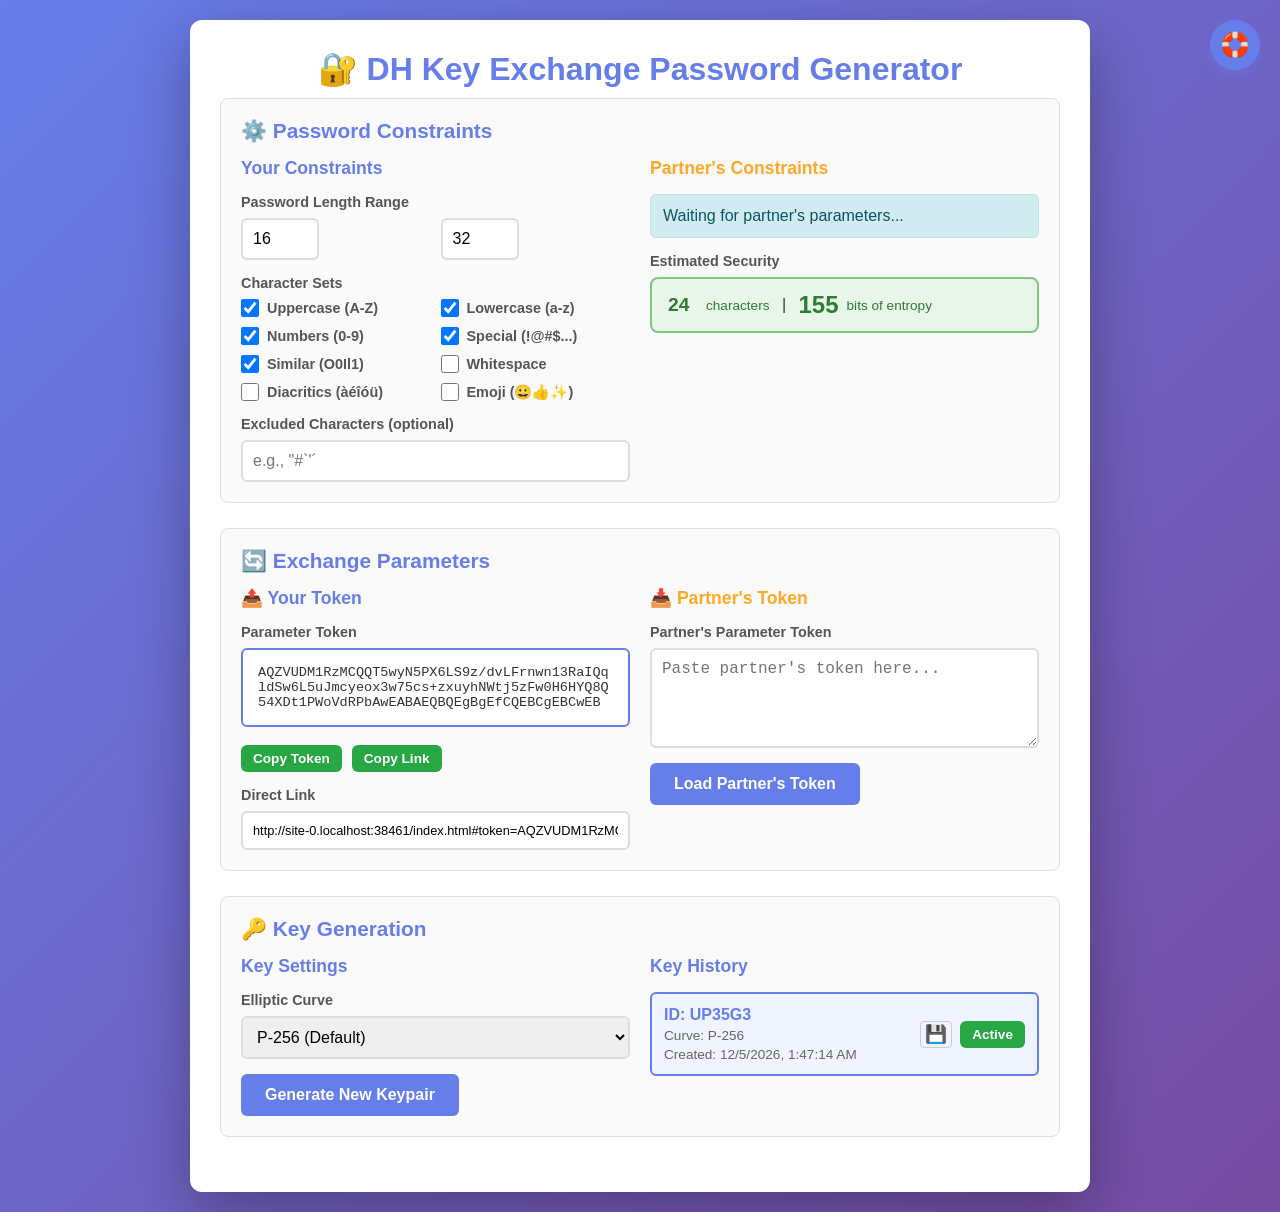
<file: index.html>
<!DOCTYPE html>
<html lang="en">
<head>
    <meta charset="UTF-8">
    <meta name="viewport" content="width=device-width, initial-scale=1.0">
    <title>DH Key Exchange - Secure Password Generator</title>
    <link rel="stylesheet" href="styles.css">
</head>
<body>
    <!-- Help Button -->
    <button class="help-button" onclick="openHelpModal()" title="Help">🛟</button>

    <!-- Help Modal -->
    <div id="helpModal" class="modal-overlay" onclick="closeHelpModalOnOverlay(event)">
        <div class="modal-content">
            <div class="modal-header">
                <h2>🛟 Help & Information</h2>
                <button class="modal-close" onclick="closeHelpModal()">&times;</button>
            </div>
            <div class="modal-body">
                <h3>📋 Workflow</h3>
                <ol>
                    <li><strong><span title="User A">👨🏽</span></strong> opens this page and configures password constraints (length, character types, excluded characters)</li>
                    <li><strong><span title="User A">👨🏽</span></strong> generates an EC keypair and shares their token with <strong><span title="User B">👩🏻</span></strong> (via any channel: email, chat, etc.)</li>
                    <li><strong><span title="User B">👩🏻</span></strong> opens this page, pastes <strong><span title="User A">👨🏽</span></strong>'s token, which automatically imports the constraints</li>
                    <li><strong><span title="User B">👩🏻</span></strong> generates their own keypair and shares their token back to <strong><span title="User A">👨🏽</span></strong></li>
                    <li><strong><span title="Both users">👨🏽👩🏻</span></strong> now have matching shared passwords and verification tokens</li>
                    <li><strong>Verify out-of-band</strong>: <span title="Both users">👨🏽👩🏻</span> compare the 6-character verification token (phone call, video chat, etc.)</li>
                    <li><strong>Use the password</strong>: Once verified, both users can use the shared password with confidence</li>
                </ol>

                <h3>🔒 Security Principles</h3>
                <p>This tool uses <strong>Elliptic Curve Diffie-Hellman (ECDH)</strong> key exchange:</p>
                <ul>
                    <li><strong>Public Key Cryptography</strong>: Each user generates a keypair (private + public key). Only public keys are exchanged</li>
                    <li><strong>Shared Secret Derivation</strong>: Using ECDH, both parties independently compute the same shared secret without ever transmitting it</li>
                    <li><strong>Password Generation</strong>: The shared secret is deterministically converted to a password using the agreed constraints</li>
                    <li><strong>Verification Token</strong>: A 24-bit token (XOR of public keys) provides out-of-band verification to prevent MITM attacks</li>
                    <li><strong>Web Crypto API</strong>: All cryptography uses browser-native, audited implementations (P-256, P-384, or P-521 curves)</li>
                </ul>

                <h3>🏠 Privacy & Security</h3>
                <ul>
                    <li>✅ <strong>100% Client-Side</strong>: All cryptographic operations happen in your browser</li>
                    <li>✅ <strong>No Server Communication</strong>: Zero network requests after loading</li>
                    <li>✅ <strong>No Tracking</strong>: No cookies, no analytics, no telemetry</li>
                    <li>✅ <strong>Optional Persistent Storage</strong>: Save keypairs to localStorage with optional AES-GCM encryption</li>
                    <li>✅ <strong>Open Source</strong>: Single HTML file - view source to audit the code</li>
                </ul>
                <p><em>You control token distribution. This tool only provides the cryptographic mechanism to generate matching passwords.</em></p>

                <h3>💡 Tips</h3>
                <ul>
                    <li><strong>Always verify</strong> the 6-character token out-of-band (phone, video) before using the password</li>
                    <li><strong>Tokens are safe to share</strong> via any medium (email, chat, SMS) - they contain only public information</li>
                    <li><strong>Save keypairs</strong> using the 💾 icon to persist them across sessions with optional password protection</li>
                    <li><strong>Use reasonable lengths</strong>: 12-20 characters is typically secure and usable</li>
                    <li><strong>Multiple keypairs</strong> can be maintained for different exchanges or security zones</li>
                </ul>
            </div>
        </div>
    </div>

    <div class="container">
        <h1>🔐 DH Key Exchange Password Generator</h1>

        <!-- Welcome Banner (shown when partner token detected in URL) -->
        <div id="welcomeWrapper" class="hidden">
            <div id="welcomeBanner" class="welcome-banner">
                <div class="welcome-banner-icon">👋</div>
                <div class="welcome-banner-text">
                    <p><strong>It looks like someone sent you here!</strong> A partner token was detected. It has been pre-filled into the "Partner's Token" field below. Remember to send "Your Token" token to this partner, after modifying the password parameters. <a href="#" onclick="openHelpModal(); return false;">Need help?</a></p>
                </div>
                <button class="welcome-banner-close" onclick="closeWelcomeBanner()">&times;</button>
            </div>
        </div>

        <!-- Section 0: Results (at top) -->
        <div id="resultsSection" class="hidden">
            <div class="result-box">
                <h3>✨ Shared Password Generated</h3>
                <div style="display: grid; grid-template-columns: 2fr 1fr; gap: 15px;">
                    <div class="result-item">
                        <label>Shared Password</label>
                        <div class="result-value">
                            <span id="sharedPassword"></span>
                            <button class="copy-button" id="copyPassword">Copy</button>
                        </div>
                    </div>

                    <div class="result-item">
                        <label>Verification Token</label>
                        <div class="result-value verification-token">
                            <span id="verificationToken"></span>
                            <button class="copy-button" id="copyVerification">Copy</button>
                        </div>
                    </div>
                </div>

                <div class="alert alert-warning" style="margin-top: 15px;">
                    ⚠️ Compare the verification token with your partner to ensure you both derived the same password. The tokens should match exactly.
                </div>
            </div>
        </div>

        <!-- Section 1: Password Constraints -->
        <div class="section">
            <h2>⚙️ Password Constraints</h2>
            <div style="display: grid; grid-template-columns: 1fr 1fr; gap: 20px;">
                <!-- Your Constraints -->
                <div>
                    <h3 style="color: #667eea; margin-bottom: 15px; font-size: 1.1em;">Your Constraints</h3>
                    <div class="section-content">
                        <div class="form-group">
                            <label>Password Length Range</label>
                            <div class="range-inputs">
                                <div>
                                    <input type="number" id="minLength" min="4" max="128" placeholder="Min">
                                </div>
                                <div>
                                    <input type="number" id="maxLength" min="4" max="128" placeholder="Max">
                                </div>
                            </div>
                        </div>

                        <div class="form-group">
                            <label>Character Sets</label>
                            <div class="checkbox-group">
                                <div class="checkbox-item">
                                    <input type="checkbox" id="charUppercase">
                                    <label for="charUppercase">Uppercase (A-Z)</label>
                                </div>
                                <div class="checkbox-item">
                                    <input type="checkbox" id="charLowercase">
                                    <label for="charLowercase">Lowercase (a-z)</label>
                                </div>
                                <div class="checkbox-item">
                                    <input type="checkbox" id="charNumbers">
                                    <label for="charNumbers">Numbers (0-9)</label>
                                </div>
                                <div class="checkbox-item">
                                    <input type="checkbox" id="charSpecial">
                                    <label for="charSpecial">Special (!@#$...)</label>
                                </div>
                                <div class="checkbox-item">
                                    <input type="checkbox" id="charSimilar">
                                    <label for="charSimilar">Similar (O0Il1)</label>
                                </div>
                                <div class="checkbox-item">
                                    <input type="checkbox" id="charWhitespace">
                                    <label for="charWhitespace">Whitespace</label>
                                </div>
                                <div class="checkbox-item">
                                    <input type="checkbox" id="charDiacritics">
                                    <label for="charDiacritics">Diacritics (àéîóü)</label>
                                </div>
                                <div class="checkbox-item">
                                    <input type="checkbox" id="charEmoji">
                                    <label for="charEmoji">Emoji (😀👍✨)</label>
                                </div>
                            </div>
                        </div>

                        <div class="form-group">
                            <label>Excluded Characters (optional)</label>
                            <input type="text" id="excludedChars" placeholder="e.g., &quot;#&grave;'&acute;">
                        </div>

                    </div>
                </div>

                <!-- Partner Constraints -->
                <div id="partnerConstraintsPanel">
                    <h3 style="color: #ffa726; margin-bottom: 15px; font-size: 1.1em;">Partner's Constraints</h3>
                    <div class="section-content">
                        <div id="partnerConstraintsContent" class="alert alert-info">
                            Waiting for partner's parameters...
                        </div>
                    </div>
                    <div class="form-group">
                        <label>Estimated Security</label>
                        <div id="bitSecurityEstimate" class="security-indicator">
                            <span class="length-value">—</span>
                            <span class="length-label">characters</span>
                             &nbsp;|&nbsp;
                            <span class="security-value">—</span>
                            <span class="security-label">bits of entropy</span>
                        </div>
                    </div>
                </div>
            </div>
        </div>

        <!-- Section 3: Exchange Parameters -->
        <div class="section">
            <h2>🔄 Exchange Parameters</h2>
            <div style="display: grid; grid-template-columns: 1fr 1fr; gap: 20px;">
                <!-- Share Your Parameters -->
                <div id="shareSection" class="hidden">
                    <h3 style="color: #667eea; margin-bottom: 15px; font-size: 1.1em;">📤 Your Token</h3>
                    <div class="section-content">
                        <div class="form-group">
                            <label>Parameter Token</label>
                            <div class="token-display" id="myToken"></div>
                            <div class="button-group" style="margin-top: 10px;">
                                <button class="copy-button" id="copyToken">Copy Token</button>
                                <button class="copy-button" id="copyLink">Copy Link</button>
                            </div>
                        </div>

                        <div class="form-group">
                            <label>Direct Link</label>
                            <input type="text" id="shareLink" readonly style="font-size: 0.8em;">
                        </div>
                    </div>
                </div>

                <!-- Load Partner's Parameters -->
                <div>
                    <h3 style="color: #ffa726; margin-bottom: 15px; font-size: 1.1em;">📥 Partner's Token</h3>
                    <div class="section-content">
                        <div class="form-group">
                            <label>Partner's Parameter Token</label>
                            <textarea id="partnerToken" placeholder="Paste partner's token here..."></textarea>
                        </div>

                        <div class="button-group">
                            <button id="loadPartnerToken">Load Partner's Token</button>
                        </div>
                    </div>
                </div>
            </div>
        </div>

        <!-- Section 4: Key Generation (at bottom) -->
        <div class="section">
            <h2>🔑 Key Generation</h2>
            <div style="display: grid; grid-template-columns: 1fr 1fr; gap: 20px;">
                <!-- Key Settings -->
                <div>
                    <h3 style="color: #667eea; margin-bottom: 15px; font-size: 1.1em;">Key Settings</h3>
                    <div class="section-content">
                        <div class="form-group">
                            <label>Elliptic Curve</label>
                            <select id="ecCurve">
                                <option value="P-256" selected>P-256 (Default)</option>
                                <option value="P-384">P-384</option>
                                <option value="P-521">P-521</option>
                            </select>
                        </div>

                        <div class="button-group">
                            <button id="generateKeypair">Generate New Keypair</button>
                        </div>
                    </div>
                </div>

                <!-- Key History -->
                <div>
                    <h3 style="color: #667eea; margin-bottom: 15px; font-size: 1.1em;">Key History</h3>
                    <div class="section-content">
                        <div id="keypairListContainer" class="hidden">
                            <div id="keypairList" class="keypair-list"></div>
                        </div>
                        <div id="noKeypairsMessage" class="alert alert-info">
                            No keypairs generated yet. Select a curve to auto-generate one.
                        </div>
                    </div>
                </div>
            </div>
        </div>
    </div>

    <script src="crypto.js"></script>
    <script src="password.js"></script>
    <script src="storage.js"></script>
    <script src="token.js"></script>
    <script src="app.js"></script>

    <!-- Confirmation Modal -->
    <div id="confirmOverlay" class="confirm-overlay">
        <div class="confirm-dialog">
            <div class="confirm-header">
                <h3 id="confirmTitle">Confirm Action</h3>
            </div>
            <div class="confirm-body">
                <p id="confirmMessage"></p>
            </div>
            <div class="confirm-footer">
                <button class="confirm-cancel" onclick="closeConfirm(false)">Cancel</button>
                <button class="confirm-confirm" onclick="closeConfirm(true)">Confirm</button>
            </div>
        </div>
    </div>

    <!-- Toast Container -->
    <div id="toastContainer" class="toast-container"></div>
</body>
</html>
</file>
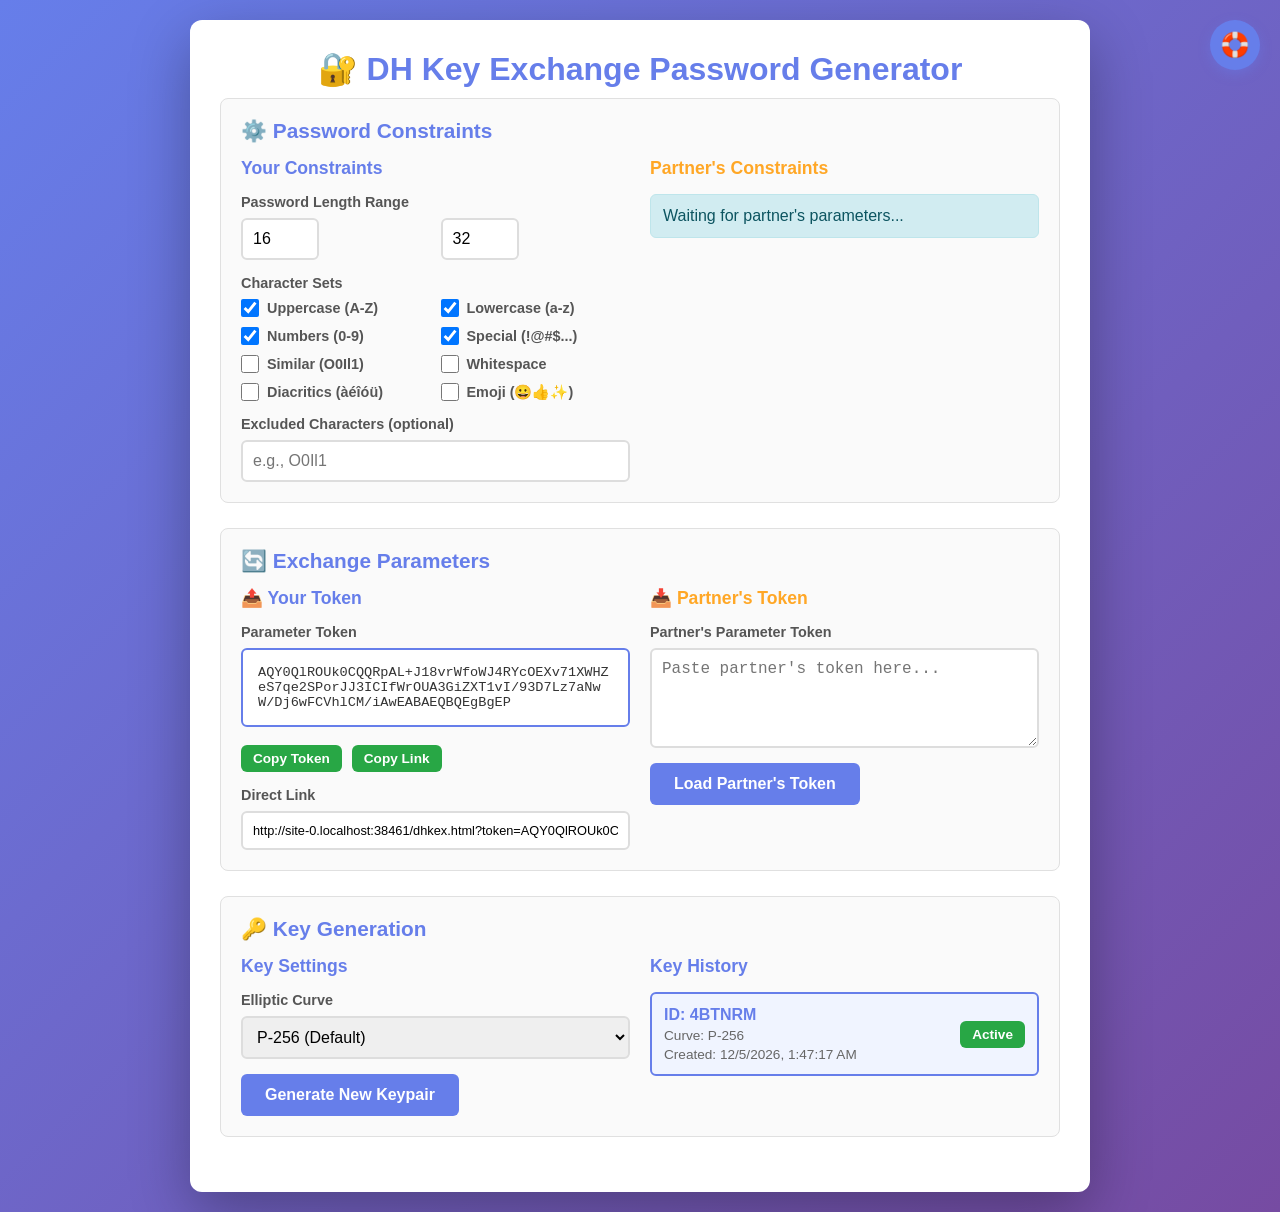
<file: dhkex.html>
<!DOCTYPE html>
<html lang="en">
<head>
    <meta charset="UTF-8">
    <meta name="viewport" content="width=device-width, initial-scale=1.0">
    <title>DH Key Exchange - Secure Password Generator</title>
    <style>
        * {
            margin: 0;
            padding: 0;
            box-sizing: border-box;
        }

        body {
            font-family: 'Segoe UI', Tahoma, Geneva, Verdana, sans-serif;
            background: linear-gradient(135deg, #667eea 0%, #764ba2 100%);
            min-height: 100vh;
            padding: 20px;
            color: #333;
        }

        .container {
            max-width: 900px;
            margin: 0 auto;
            background: white;
            border-radius: 12px;
            box-shadow: 0 20px 60px rgba(0, 0, 0, 0.3);
            padding: 30px;
        }

        h1 {
            color: #667eea;
            text-align: center;
            margin-bottom: 10px;
            font-size: 2em;
        }

        .subtitle {
            text-align: center;
            color: #666;
            margin-bottom: 30px;
            font-size: 0.9em;
        }

        .section {
            margin-bottom: 25px;
            padding: 20px;
            border: 1px solid #e0e0e0;
            border-radius: 8px;
            background: #fafafa;
        }

        .section h2 {
            color: #667eea;
            margin-bottom: 15px;
            font-size: 1.3em;
            display: flex;
            align-items: center;
            gap: 10px;
        }

        .section-content {
            display: grid;
            gap: 15px;
        }

        .form-group {
            display: grid;
            gap: 8px;
        }

        label {
            font-weight: 600;
            color: #555;
            font-size: 0.9em;
        }

        input[type="number"],
        input[type="text"],
        select,
        textarea {
            padding: 10px;
            border: 2px solid #ddd;
            border-radius: 6px;
            font-size: 1em;
            transition: border-color 0.3s;
        }

        input[type="number"]:focus,
        input[type="text"]:focus,
        select:focus,
        textarea:focus {
            outline: none;
            border-color: #667eea;
        }

        .checkbox-group {
            display: grid;
            grid-template-columns: repeat(auto-fit, minmax(150px, 1fr));
            gap: 10px;
        }

        .checkbox-item {
            display: flex;
            align-items: center;
            gap: 8px;
        }

        input[type="checkbox"] {
            width: 18px;
            height: 18px;
            cursor: pointer;
        }

        .range-inputs {
            display: grid;
            grid-template-columns: 1fr 1fr;
            gap: 10px;
        }

        button {
            padding: 12px 24px;
            background: #667eea;
            color: white;
            border: none;
            border-radius: 6px;
            font-size: 1em;
            font-weight: 600;
            cursor: pointer;
            transition: all 0.3s;
        }

        button:hover {
            background: #5568d3;
            transform: translateY(-2px);
            box-shadow: 0 4px 12px rgba(102, 126, 234, 0.4);
        }

        button:active {
            transform: translateY(0);
        }

        button:disabled {
            background: #ccc;
            cursor: not-allowed;
            transform: none;
        }

        .button-group {
            display: flex;
            gap: 10px;
            flex-wrap: wrap;
        }

        .keypair-list {
            display: grid;
            gap: 10px;
        }

        .keypair-item {
            padding: 12px;
            background: white;
            border: 2px solid #e0e0e0;
            border-radius: 6px;
            display: flex;
            justify-content: space-between;
            align-items: center;
        }

        .keypair-item.active {
            border-color: #667eea;
            background: #f0f4ff;
        }

        .keypair-info {
            display: flex;
            flex-direction: column;
            gap: 4px;
        }

        .keypair-id {
            font-weight: bold;
            color: #667eea;
        }

        .keypair-curve {
            font-size: 0.85em;
            color: #666;
        }

        .token-display {
            padding: 15px;
            background: white;
            border: 2px solid #667eea;
            border-radius: 6px;
            word-break: break-all;
            font-family: 'Courier New', monospace;
            font-size: 0.85em;
            max-height: 150px;
            overflow-y: auto;
            position: relative;
        }

        .copy-button {
            padding: 6px 12px;
            font-size: 0.85em;
            background: #28a745;
        }

        .copy-button:hover {
            background: #218838;
        }

        .result-box {
            padding: 20px;
            background: #e8f5e9;
            border: 2px solid #4caf50;
            border-radius: 8px;
            margin-top: 20px;
            margin-bottom: 20px;
        }

        .result-box h3 {
            color: #2e7d32;
            margin-bottom: 15px;
        }

        .result-item {
            margin-bottom: 0;
        }

        .result-item label {
            display: block;
            margin-bottom: 5px;
            color: #2e7d32;
        }

        .result-value {
            padding: 12px;
            background: white;
            border-radius: 6px;
            font-family: 'Courier New', monospace;
            font-size: 1.1em;
            font-weight: bold;
            word-break: break-all;
            display: flex;
            justify-content: space-between;
            align-items: center;
            gap: 10px;
        }

        .verification-token {
            font-size: 1.5em;
            color: #667eea;
            text-align: center;
        }

        .alert {
            padding: 12px;
            border-radius: 6px;
            margin-bottom: 15px;
        }

        .alert-info {
            background: #d1ecf1;
            border: 1px solid #bee5eb;
            color: #0c5460;
        }

        .alert-success {
            background: #d4edda;
            border: 1px solid #c3e6cb;
            color: #155724;
        }

        .alert-warning {
            background: #fff3cd;
            border: 1px solid #ffeaa7;
            color: #856404;
        }

        .hidden {
            display: none;
        }

        textarea {
            min-height: 100px;
            font-family: 'Courier New', monospace;
            resize: vertical;
        }

        .link-display {
            display: flex;
            gap: 10px;
            margin-top: 10px;
        }

        .link-display input {
            flex: 1;
        }

        .help-button {
            position: fixed;
            top: 20px;
            right: 20px;
            width: 50px;
            height: 50px;
            border-radius: 50%;
            background: #667eea;
            color: white;
            border: none;
            font-size: 1.5em;
            cursor: pointer;
            box-shadow: 0 4px 12px rgba(102, 126, 234, 0.4);
            transition: all 0.3s ease;
            z-index: 1000;
            display: flex;
            align-items: center;
            justify-content: center;
        }

        .help-button:hover {
            transform: scale(1.1);
            box-shadow: 0 6px 20px rgba(102, 126, 234, 0.6);
        }

        .modal-overlay {
            display: none;
            position: fixed;
            top: 0;
            left: 0;
            right: 0;
            bottom: 0;
            background: rgba(0, 0, 0, 0.6);
            z-index: 2000;
            align-items: center;
            justify-content: center;
            padding: 20px;
            overflow-y: auto;
        }

        .modal-overlay.active {
            display: flex;
        }

        .modal-content {
            background: white;
            border-radius: 12px;
            max-width: 700px;
            width: 100%;
            max-height: 90vh;
            box-shadow: 0 20px 60px rgba(0, 0, 0, 0.4);
            position: relative;
            display: flex;
            flex-direction: column;
        }

        .modal-header {
            background: linear-gradient(135deg, #667eea 0%, #764ba2 100%);
            color: white;
            padding: 20px 30px;
            border-radius: 12px 12px 0 0;
            display: flex;
            justify-content: space-between;
            align-items: center;
            flex-shrink: 0;
        }

        .modal-header h2 {
            margin: 0;
            font-size: 1.5em;
        }

        .modal-close {
            background: rgba(255, 255, 255, 0.2);
            border: none;
            color: white;
            font-size: 1.5em;
            cursor: pointer;
            width: 35px;
            height: 35px;
            border-radius: 50%;
            display: flex;
            align-items: center;
            justify-content: center;
            transition: background 0.2s;
        }

        .modal-close:hover {
            background: rgba(255, 255, 255, 0.3);
        }

        .modal-body {
            padding: 30px;
            overflow-y: auto;
            flex: 1;
            min-height: 0;
        }

        .modal-body h3 {
            color: #667eea;
            margin-top: 25px;
            margin-bottom: 12px;
            font-size: 1.2em;
        }

        .modal-body h3:first-child {
            margin-top: 0;
        }

        .modal-body p {
            line-height: 1.6;
            color: #555;
            margin-bottom: 15px;
        }

        .modal-body ol, .modal-body ul {
            margin-left: 20px;
            margin-bottom: 15px;
            color: #555;
        }

        .modal-body li {
            margin-bottom: 8px;
            line-height: 1.5;
        }

        .modal-body strong {
            color: #333;
        }

        .welcome-banner {
            background: linear-gradient(135deg, #667eea15, #764ba215);
            border: 2px solid #667eea;
            border-radius: 8px;
            padding: 15px 20px;
            margin-bottom: 20px;
            display: flex;
            align-items: center;
            gap: 15px;
        }

        .welcome-banner-icon {
            font-size: 2em;
        }

        .welcome-banner-text {
            flex: 1;
        }

        .welcome-banner-text p {
            margin: 0;
            color: #333;
        }

        .welcome-banner-close {
            background: none;
            border: none;
            color: #667eea;
            cursor: pointer;
            font-size: 1.5em;
            padding: 0;
            width: 30px;
            height: 30px;
            border-radius: 50%;
            display: flex;
            align-items: center;
            justify-content: center;
            transition: background 0.2s;
        }

        .welcome-banner-close:hover {
            background: rgba(102, 126, 234, 0.1);
        }

        @media (max-width: 768px) {
            .range-inputs {
                grid-template-columns: 1fr;
            }
            
            .section > div[style*="grid-template-columns"] {
                grid-template-columns: 1fr !important;
            }

            .help-button {
                top: 10px;
                right: 10px;
                width: 45px;
                height: 45px;
                font-size: 1.3em;
            }

            .modal-body {
                padding: 20px;
            }
        }
    </style>
</head>
<body>
    <!-- Help Button -->
    <button class="help-button" onclick="openHelpModal()" title="Help">🛟</button>

    <!-- Help Modal -->
    <div id="helpModal" class="modal-overlay" onclick="closeHelpModalOnOverlay(event)">
        <div class="modal-content">
            <div class="modal-header">
                <h2>🛟 Help & Information</h2>
                <button class="modal-close" onclick="closeHelpModal()">&times;</button>
            </div>
            <div class="modal-body">
                <h3>📋 Workflow</h3>
                <ol>
                    <li><strong><span title="User A">👨🏽</span></strong> opens this page and configures password constraints (length, character types, excluded characters)</li>
                    <li><strong><span title="User A">👨🏽</span></strong> generates an EC keypair and shares their token with <strong><span title="User B">👩🏻</span></strong> (via any channel: email, chat, etc.)</li>
                    <li><strong><span title="User B">👩🏻</span></strong> opens this page, pastes <strong><span title="User A">👨🏽</span></strong>'s token, which automatically imports the constraints</li>
                    <li><strong><span title="User B">👩🏻</span></strong> generates their own keypair and shares their token back to <strong><span title="User A">👨🏽</span></strong></li>
                    <li><strong><span title="Both users">👨🏽👩🏻</span></strong> now have matching shared passwords and verification tokens</li>
                    <li><strong>Verify out-of-band</strong>: <span title="Both users">👨🏽👩🏻</span> compare the 6-character verification token (phone call, video chat, etc.)</li>
                    <li><strong>Use the password</strong>: Once verified, both users can use the shared password with confidence</li>
                </ol>

                <h3>🔒 Security Principles</h3>
                <p>This tool uses <strong>Elliptic Curve Diffie-Hellman (ECDH)</strong> key exchange:</p>
                <ul>
                    <li><strong>Public Key Cryptography</strong>: Each user generates a keypair (private + public key). Only public keys are exchanged</li>
                    <li><strong>Shared Secret Derivation</strong>: Using ECDH, both parties independently compute the same shared secret without ever transmitting it</li>
                    <li><strong>Password Generation</strong>: The shared secret is deterministically converted to a password using the agreed constraints</li>
                    <li><strong>Verification Token</strong>: A 24-bit token (XOR of public keys) provides out-of-band verification to prevent MITM attacks</li>
                    <li><strong>Web Crypto API</strong>: All cryptography uses browser-native, audited implementations (P-256, P-384, or P-521 curves)</li>
                </ul>

                <h3>🏠 Privacy & Local Operation</h3>
                <p><strong>Your data never leaves your device:</strong></p>
                <ul>
                    <li>✅ <strong>100% Client-Side</strong>: All cryptographic operations happen in your browser using JavaScript</li>
                    <li>✅ <strong>No Server Communication</strong>: This page makes zero network requests after loading</li>
                    <li>✅ <strong>No Tracking or Analytics</strong>: No cookies, no tracking pixels, no telemetry of any kind</li>
                    <li>✅ <strong>Session Storage Only</strong>: Keypairs are stored in your browser's session storage (cleared when tab closes)</li>
                    <li>✅ <strong>Open Source</strong>: Single HTML file - view source to audit the complete code</li>
                </ul>
                <p><em>You control token distribution. This tool only provides the cryptographic mechanism to generate matching passwords.</em></p>

                <h3>💡 Tips</h3>
                <ul>
                    <li>Always verify the verification token out-of-band (phone, video) before using the password</li>
                    <li>Tokens can be shared via any medium (email, chat, SMS) - they contain only public information</li>
                    <li>Use reasonable password lengths: 12-20 characters is typically secure and usable</li>
                    <li>The tool auto-selects or generates keypairs as needed for convenience</li>
                    <li>Multiple keypairs can be maintained in the same session for different exchanges</li>
                </ul>
            </div>
        </div>
    </div>

    <div class="container">
        <h1>🔐 DH Key Exchange Password Generator</h1>

        <!-- Welcome Banner (shown when partner token detected in URL) -->
        <div id="welcomeWrapper" class="hidden">
            <div id="welcomeBanner" class="welcome-banner">
                <div class="welcome-banner-icon">👋</div>
                <div class="welcome-banner-text">
                    <p><strong>It looks like someone sent you here!</strong> A partner token was detected. It has been pre-filled into the "Partner's Token" field below. Remember to send "Your Token" token to this partner, after modifying the password parameters. <a href="#" onclick="openHelpModal(); return false;">Need help?</a></p>
                </div>
                <button class="welcome-banner-close" onclick="closeWelcomeBanner()">&times;</button>
            </div>
        </div>

        <!-- Section 0: Results (at top) -->
        <div id="resultsSection" class="hidden">
            <div class="result-box">
                <h3>✨ Shared Password Generated</h3>
                <div style="display: grid; grid-template-columns: 2fr 1fr; gap: 15px;">
                    <div class="result-item">
                        <label>Shared Password</label>
                        <div class="result-value">
                            <span id="sharedPassword"></span>
                            <button class="copy-button" id="copyPassword">Copy</button>
                        </div>
                    </div>

                    <div class="result-item">
                        <label>Verification Token</label>
                        <div class="result-value verification-token">
                            <span id="verificationToken"></span>
                            <button class="copy-button" id="copyVerification">Copy</button>
                        </div>
                    </div>
                </div>

                <div class="alert alert-warning" style="margin-top: 15px;">
                    ⚠️ Compare the verification token with your partner to ensure you both derived the same password. The tokens should match exactly.
                </div>
            </div>
        </div>

        <!-- Section 1: Password Constraints -->
        <div class="section">
            <h2>⚙️ Password Constraints</h2>
            <div style="display: grid; grid-template-columns: 1fr 1fr; gap: 20px;">
                <!-- Your Constraints -->
                <div>
                    <h3 style="color: #667eea; margin-bottom: 15px; font-size: 1.1em;">Your Constraints</h3>
                    <div class="section-content">
                        <div class="form-group">
                            <label>Password Length Range</label>
                            <div class="range-inputs">
                                <div>
                                    <input type="number" id="minLength" min="4" max="128" value="16" placeholder="Min">
                                </div>
                                <div>
                                    <input type="number" id="maxLength" min="4" max="128" value="32" placeholder="Max">
                                </div>
                            </div>
                        </div>

                        <div class="form-group">
                            <label>Character Sets</label>
                            <div class="checkbox-group">
                                <div class="checkbox-item">
                                    <input type="checkbox" id="charUppercase" checked>
                                    <label for="charUppercase">Uppercase (A-Z)</label>
                                </div>
                                <div class="checkbox-item">
                                    <input type="checkbox" id="charLowercase" checked>
                                    <label for="charLowercase">Lowercase (a-z)</label>
                                </div>
                                <div class="checkbox-item">
                                    <input type="checkbox" id="charNumbers" checked>
                                    <label for="charNumbers">Numbers (0-9)</label>
                                </div>
                                <div class="checkbox-item">
                                    <input type="checkbox" id="charSpecial" checked>
                                    <label for="charSpecial">Special (!@#$...)</label>
                                </div>
                                <div class="checkbox-item">
                                    <input type="checkbox" id="charSimilar">
                                    <label for="charSimilar">Similar (O0Il1)</label>
                                </div>
                                <div class="checkbox-item">
                                    <input type="checkbox" id="charWhitespace">
                                    <label for="charWhitespace">Whitespace</label>
                                </div>
                                <div class="checkbox-item">
                                    <input type="checkbox" id="charDiacritics">
                                    <label for="charDiacritics">Diacritics (àéîóü)</label>
                                </div>
                                <div class="checkbox-item">
                                    <input type="checkbox" id="charEmoji">
                                    <label for="charEmoji">Emoji (😀👍✨)</label>
                                </div>
                            </div>
                        </div>

                        <div class="form-group">
                            <label>Excluded Characters (optional)</label>
                            <input type="text" id="excludedChars" placeholder="e.g., O0Il1">
                        </div>
                    </div>
                </div>

                <!-- Partner Constraints -->
                <div id="partnerConstraintsPanel">
                    <h3 style="color: #ffa726; margin-bottom: 15px; font-size: 1.1em;">Partner's Constraints</h3>
                    <div class="section-content">
                        <div id="partnerConstraintsContent" class="alert alert-info">
                            Waiting for partner's parameters...
                        </div>
                    </div>
                </div>
            </div>
        </div>

        <!-- Section 3: Exchange Parameters -->
        <div class="section">
            <h2>🔄 Exchange Parameters</h2>
            <div style="display: grid; grid-template-columns: 1fr 1fr; gap: 20px;">
                <!-- Share Your Parameters -->
                <div id="shareSection" class="hidden">
                    <h3 style="color: #667eea; margin-bottom: 15px; font-size: 1.1em;">📤 Your Token</h3>
                    <div class="section-content">
                        <div class="form-group">
                            <label>Parameter Token</label>
                            <div class="token-display" id="myToken"></div>
                            <div class="button-group" style="margin-top: 10px;">
                                <button class="copy-button" id="copyToken">Copy Token</button>
                                <button class="copy-button" id="copyLink">Copy Link</button>
                            </div>
                        </div>

                        <div class="form-group">
                            <label>Direct Link</label>
                            <input type="text" id="shareLink" readonly style="font-size: 0.8em;">
                        </div>
                    </div>
                </div>

                <!-- Load Partner's Parameters -->
                <div>
                    <h3 style="color: #ffa726; margin-bottom: 15px; font-size: 1.1em;">📥 Partner's Token</h3>
                    <div class="section-content">
                        <div class="form-group">
                            <label>Partner's Parameter Token</label>
                            <textarea id="partnerToken" placeholder="Paste partner's token here..."></textarea>
                        </div>

                        <div class="button-group">
                            <button id="loadPartnerToken">Load Partner's Token</button>
                        </div>
                    </div>
                </div>
            </div>
        </div>

        <!-- Section 4: Key Generation (at bottom) -->
        <div class="section">
            <h2>🔑 Key Generation</h2>
            <div style="display: grid; grid-template-columns: 1fr 1fr; gap: 20px;">
                <!-- Key Settings -->
                <div>
                    <h3 style="color: #667eea; margin-bottom: 15px; font-size: 1.1em;">Key Settings</h3>
                    <div class="section-content">
                        <div class="form-group">
                            <label>Elliptic Curve</label>
                            <select id="ecCurve">
                                <option value="P-256" selected>P-256 (Default)</option>
                                <option value="P-384">P-384</option>
                                <option value="P-521">P-521</option>
                            </select>
                        </div>

                        <div class="button-group">
                            <button id="generateKeypair">Generate New Keypair</button>
                        </div>
                    </div>
                </div>

                <!-- Key History -->
                <div>
                    <h3 style="color: #667eea; margin-bottom: 15px; font-size: 1.1em;">Key History</h3>
                    <div class="section-content">
                        <div id="keypairListContainer" class="hidden">
                            <div id="keypairList" class="keypair-list"></div>
                        </div>
                        <div id="noKeypairsMessage" class="alert alert-info">
                            No keypairs generated yet. Select a curve to auto-generate one.
                        </div>
                    </div>
                </div>
            </div>
        </div>
    </div>

    <script>
        // ========================================
        // State Management
        // ========================================
        const state = {
            keypairs: [],
            activeKeypairId: null,
            partnerPublicKey: null,
            partnerPublicKeyRaw: null,
            partnerKeypairId: null,
            partnerCurve: null,
            myKeypairIdForPartner: null,
            constraints: null
        };

        // ========================================
        // Utility Functions
        // ========================================
        function generateId(length = 8) {
            const chars = 'ABCDEFGHIJKLMNOPQRSTUVWXYZ0123456789';
            let id = '';
            const array = new Uint8Array(length);
            crypto.getRandomValues(array);
            for (let i = 0; i < length; i++) {
                id += chars[array[i] % chars.length];
            }
            return id;
        }

        function arrayBufferToBase64(buffer) {
            const bytes = new Uint8Array(buffer);
            let binary = '';
            for (let i = 0; i < bytes.length; i++) {
                binary += String.fromCharCode(bytes[i]);
            }
            return btoa(binary);
        }

        function base64ToArrayBuffer(base64) {
            const binary = atob(base64);
            const bytes = new Uint8Array(binary.length);
            for (let i = 0; i < binary.length; i++) {
                bytes[i] = binary.charCodeAt(i);
            }
            return bytes.buffer;
        }

        function getConstraints() {
            return {
                minLength: parseInt(document.getElementById('minLength').value),
                maxLength: parseInt(document.getElementById('maxLength').value),
                uppercase: document.getElementById('charUppercase').checked,
                lowercase: document.getElementById('charLowercase').checked,
                numbers: document.getElementById('charNumbers').checked,
                special: document.getElementById('charSpecial').checked,
                similar: document.getElementById('charSimilar').checked,
                whitespace: document.getElementById('charWhitespace').checked,
                diacritics: document.getElementById('charDiacritics').checked,
                emoji: document.getElementById('charEmoji').checked,
                excluded: document.getElementById('excludedChars').value
            };
        }

        function buildCharacterSet(constraints) {
            let charset = '';
            if (constraints.uppercase) charset += 'ABCDEFGHIJKLMNOPQRSTUVWXYZ';
            if (constraints.lowercase) charset += 'abcdefghijklmnopqrstuvwxyz';
            if (constraints.numbers) charset += '0123456789';
            if (constraints.special) charset += '!@#$%^&*()_+-=[]{}|;:,.<>?';
            if (constraints.similar) charset += 'O0Il1';
            if (constraints.whitespace) charset += ' \t';
            if (constraints.diacritics) charset += 'àáâäèéêëìíîïòóôöùúûüçñãõÀÁÂÄÈÉÊËÌÍÎÏÒÓÔÖÙÚÛÜÇÑÃÕ';
            if (constraints.emoji) {
              charset += '😀😁😂😃😄😅😆😇😈😉😊😋😌😍😎😏😐😑😒😓😔😕😖😗😘😙😚😛😜😝😞😟😠😡😢😣😤😥😦😧😨😩😪😫😬😭😮😯😰😱😲😳😴😵😶😷😸😹😺😻😼😽😾😿🙀🙁🙂🙃🙄';
              charset += '🙅🙆🙇🙈🙉🙊🙋🙌🙍🙎🙏';
              charset += '🚀🚁🚂🚃🚄🚅🚆🚇🚈🚉🚊🚋🚌🚍🚎🚏🚐🚑🚒🚓🚔🚕🚖🚗🚘🚙🚚🚛🚜🚝🚞🚟🚠🚡🚢🚣🚤🚥🚦🚧🚨🚩🚪🚫🚬🚭🚮🚯🚰🚱🚲🚳🚴🚵🚶🚷🚸🚹🚺🚻🚼🚽🚾🚿';
              charset += '🛀🛁🛂🛃🛄🛅';
              charset += '🤐🤑🤒🤓🤔🤕🤖🤗🤘🤙🤚🤛🤜🤝🤞🤟🤠🤡🤢🤣🤤🤥🤦🤧🤨🤩🤪🤫🤬🤭🤮🤯🤰🤱🤲🤳🤴🤵🤶🤷🤸🤹🤺🤼🤽🤾';
              charset += '🥀🥁🥂🥃🥄🥅🥇🥈🥉🥊🥋🥌🥍🥎🥏🥐🥑🥒🥓🥔🥕🥖🥗🥘🥙🥚🥛🥜🥝🥞🥟🥠🥡🥢🥣🥤🥥🥦🥧🥨🥩🥪🥫🥬🥭🥮🥯🥰🥱🥳🥴🥵🥶🥺🥻🥼🥽🥾🥿';
              charset += '🦀🦁🦂🦃🦄🦅🦆🦇🦈🦉🦊🦋🦌🦍🦎🦏🦐🦑🦒🦓🦔🦕🦖🦗🦘🦙🦚🦛🦜🦝🦞🦟🦠🦡🦢🦸🦹🦺🦻🦼🦽🦾🦿';
              charset += '🧀🧁🧂🧐🧑🧒🧓🧔🧕🧖🧗🧘🧙🧚🧛🧜🧝🧞🧟🧠🧡🧢🧣🧤🧥🧦🧧🧨🧩🧪🧫🧬🧭🧮🧯🧰🧱🧲🧳🧴🧵🧶🧷🧸🧹🧺🧻🧼🧽🧾🧿';
              charset += '🌀🌁🌂🌃🌄🌅🌆🌇🌈🌉🌊🌋🌌🌍🌎🌏🌐🌑🌒🌓🌔🌕🌖🌗🌘🌙🌚🌛🌜🌝🌞🌟🌠🌭🌮🌯🌰🌱🌲🌳🌴🌵🌶🌷🌸🌹🌺🌻🌼🌽🌾🌿🍀🍁🍂🍃';
              charset += '🍄🍅🍆🍇🍈🍉🍊🍋🍌🍍🍎🍏🍐🍑🍒🍓🍔🍕🍖🍗🍘🍙🍚🍛🍜🍝🍞🍟🍠🍡🍢🍣🍤🍥🍦🍧🍨🍩🍪🍫🍬🍭🍮🍯🍰🍱🍲🍳🍴🍵🍶🍷🍸🍹🍺🍻🍼🎁🎂🎃🎄🎅🎆🎇🎈🎉🎊🎋🎌🎍🎎🎏🎐🎑🎒🎓';
              charset += '🎠🎡🎢🎣🎤🎥🎦🎧🎨🎩🎪🎫🎬🎭🎮🎯🎰🎱🎲🎳🎴🎵🎶🎷🎸🎹🎺🎻🎼🎽🎾🎿🏀🏁🏂🏃🏄🏅🏆🏇🏈🏉🏊🏋🏌🏏🏐🏑🏒🏓🏡🏢🏣🏤🏥🏦🏧🏨🏩🏪🏫🏬🏭🏮🏯🏰';
              charset += '🐀🐁🐂🐃🐄🐅🐆🐇🐈🐉🐊🐋🐌🐍🐎🐏🐐🐑🐒🐓🐔🐕🐖🐗🐘🐙🐚🐛🐜🐝🐞🐟🐠🐡🐢🐣🐤🐥🐦🐧🐨🐩🐪🐫🐬🐭🐮🐯🐰🐱🐲🐳🐴🐵🐶🐷🐸🐹🐺🐻🐼🐽🐾🐿';
              charset += '👀👁👂👃👄👅👆👇👈👉👊👋👌👍👎👏👐👑👒👓👔👕👖👗👘👙👚👛👜👝👞👟👠👡👢👣👤👥👦👧👨👩👪👫👬👭👮👯👰👱👲👳👴👵👶👷👸👹👺👻👼👽👾👿💀';
              charset += '💁💂💃💄💅💆💇💈💉💊💋💌💍💎💏💐💑💒💓💔💕💖💗💘💙💚💛💜💝💞💟💠💡💢💣💤💥💦💧💨💩💪💫💬💭💮💯💰💱💲💳💴💵💶💷💸💹💺💻💼💽💾💿📀📁📂📃📄📅📆📇📈📉📊📋📌📍📎📏';
              charset += '📐📑📒📓📔📕📖📗📘📙📚📛📜📝📞📟📠📡📢📣📤📥📦📧📨📩📪📫📬📭📮📯📰📱📲📳📴📵📶📷📸📹📺📻📼📽📿🔀🔁🔂🔃🔄🔅🔆🔇🔈🔉🔊🔋🔌🔍🔎🔏🔐🔑🔒🔓🔔🔕🔖🔗🔘🔙🔚🔛🔜🔝🔞🔟🔠🔡🔢🔣🔤';
              charset += '🔥🔦🔧🔨🔩🔪🔫🔬🔭🔮🔯🔰🔱🔲🔳🔴🔵🔶🔷🔸🔹🔺🔻🔼🔽🕌🕍🕎🕐🕑🕒🕓🕔🕕🕖🕗🕘🕙🕚🕛🕜🕝🕞🕟🕠🕡🕢🕣🕤🕥🕦🕧';
            }

            if (constraints.excluded) {
                const excluded = constraints.excluded.split('');
                return Array.from(charset).filter(c => !excluded.includes(c));
            } else {
                return Array.from(charset);
            }
        }

        function copyToClipboard(text, buttonId) {
            navigator.clipboard.writeText(text).then(() => {
                const button = document.getElementById(buttonId);
                const originalText = button.textContent;
                button.textContent = '✓ Copied!';
                setTimeout(() => {
                    button.textContent = originalText;
                }, 2000);
            });
        }

        function highlightCommonConstraints(mergedConstraints) {
            // Add highlighting to checkboxes that are active in merged constraints
            const checkboxes = ['charUppercase', 'charLowercase', 'charNumbers', 'charSpecial', 'charSimilar', 'charWhitespace', 'charDiacritics', 'charEmoji'];
            const constraintKeys = ['uppercase', 'lowercase', 'numbers', 'special', 'similar', 'whitespace', 'diacritics', 'emoji'];
            
            checkboxes.forEach((id, index) => {
                const checkbox = document.getElementById(id);
                const label = checkbox.parentElement;
                const key = constraintKeys[index];
                
                if (mergedConstraints[key]) {
                    // Highlight as common
                    label.style.backgroundColor = '#c8e6c9';
                    label.style.padding = '5px';
                    label.style.borderRadius = '4px';
                    label.style.fontWeight = 'bold';
                } else {
                    // Reset highlighting
                    label.style.backgroundColor = '';
                    label.style.padding = '';
                    label.style.borderRadius = '';
                    label.style.fontWeight = '';
                }
            });
        }

        // ========================================
        // Cryptographic Functions
        // ========================================
        async function generateKeypair(curveName) {
            const keypair = await crypto.subtle.generateKey(
                {
                    name: 'ECDH',
                    namedCurve: curveName
                },
                true,
                ['deriveBits']
            );

            const publicKeyRaw = await crypto.subtle.exportKey('raw', keypair.publicKey);
            const keypairId = generateId(6);

            const keypairData = {
                id: keypairId,
                curve: curveName,
                publicKey: keypair.publicKey,
                privateKey: keypair.privateKey,
                publicKeyRaw: publicKeyRaw,
                timestamp: Date.now()
            };

            state.keypairs.push(keypairData);
            state.activeKeypairId = keypairId;

            // Store in sessionStorage
            saveKeypairsToSession();

            return keypairData;
        }

        async function saveKeypairsToSession() {
            // Export keys as JWK for storage
            const sessionData = [];
            for (const kp of state.keypairs) {
                const publicKeyJWK = await crypto.subtle.exportKey('jwk', kp.publicKey);
                const privateKeyJWK = await crypto.subtle.exportKey('jwk', kp.privateKey);
                sessionData.push({
                    id: kp.id,
                    curve: kp.curve,
                    publicKeyRaw: arrayBufferToBase64(kp.publicKeyRaw),
                    publicKeyJWK: publicKeyJWK,
                    privateKeyJWK: privateKeyJWK,
                    timestamp: kp.timestamp
                });
            }
            sessionStorage.setItem('dhkex_keypairs', JSON.stringify(sessionData));
            sessionStorage.setItem('dhkex_active', state.activeKeypairId);
        }

        async function deriveSharedSecret(privateKey, publicKey, bits = 256) {
            const sharedSecret = await crypto.subtle.deriveBits(
                {
                    name: 'ECDH',
                    public: publicKey
                },
                privateKey,
                256
            );
            var result = new Uint8Array(sharedSecret);
            while (result.length * 8 < bits) {
                // If the derived secret is shorter than needed, we can hash it to expand
                const hash = await crypto.subtle.digest('SHA-256', result);
                result = new Uint8Array([...result, ...new Uint8Array(hash)]);
            }
            return result;
        }

        function generateVerificationToken(myPublicKeyRaw, partnerPublicKeyRaw, constraints, bits = 24) {
            const myBytes = new Uint8Array(myPublicKeyRaw);
            const partnerBytes = new Uint8Array(partnerPublicKeyRaw);

            // XOR the public keys
            const maxLen = Math.max(myBytes.length, partnerBytes.length);
            const xorResult = new Uint8Array(maxLen);
            
            for (let i = 0; i < maxLen; i++) {
                const myByte = i < myBytes.length ? myBytes[i] : 0;
                const partnerByte = i < partnerBytes.length ? partnerBytes[i] : 0;
                xorResult[i] = myByte ^ partnerByte;
            }

            // Incorporate constraints into the verification token
            // Serialize constraints to bytes
            const constraintsString = JSON.stringify({
                minLength: constraints.minLength,
                maxLength: constraints.maxLength,
                uppercase: constraints.uppercase,
                lowercase: constraints.lowercase,
                numbers: constraints.numbers,
                special: constraints.special,
                similar: constraints.similar,
                whitespace: constraints.whitespace,
                diacritics: constraints.diacritics,
                emoji: constraints.emoji,
                excluded: constraints.excluded
            });
            const encoder = new TextEncoder();
            const constraintsBytes = encoder.encode(constraintsString);

            // XOR constraints into the result
            for (let i = 0; i < constraintsBytes.length; i++) {
                xorResult[i % xorResult.length] ^= constraintsBytes[i];
            }

            // Divide into blocks and XOR them together
            const blockSize = Math.ceil(bits / 8);
            let finalBlock = new Uint8Array(blockSize);
            
            for (let i = 0; i < xorResult.length; i++) {
                finalBlock[i % blockSize] ^= xorResult[i];
            }

            // Convert to hex string (limited to requested bits)
            let hexString = '';
            const numBytes = Math.ceil(bits / 8);
            for (let i = 0; i < numBytes; i++) {
                hexString += finalBlock[i].toString(16).padStart(2, '0');
            }

            // Trim to exact bit count
            const hexChars = Math.ceil(bits / 4);
            return hexString.substring(0, hexChars).toUpperCase();
        }

        function derivePassword(sharedSecret, charset, targetLength) {
            if (charset.length === 0) {
                throw new Error('No character set selected');
            }

            // Use the shared secret to generate a password
            // We'll use the bytes of the shared secret to index into the charset
            let password = '';
            let byteOffset = 0;

            for (let i = 0; i < targetLength; i++) {
                // Use each byte to select a character from the charset
                // For better distribution, we'll use multiple bytes if charset is large
                let index;
                if (charset.length <= 256) {
                    index = sharedSecret[byteOffset] % charset.length;
                    byteOffset++;
                } else {
                    // Use two bytes for larger charsets
                    const byte1 = sharedSecret[byteOffset];
                    const byte2 = sharedSecret[byteOffset + 1];
                    index = ((byte1 << 8) | byte2) % charset.length;
                    byteOffset += 2;
                }
                password += charset[index];
            }

            return password;
        }

        // ========================================
        // Token Management (TLV Encoding)
        // ========================================
        // TLV Tags:
        // 0x01: Keypair ID (string)
        // 0x02: Public Key (binary)
        // 0x03: Curve (1 byte: 0=P-256, 1=P-384, 2=P-521)
        // 0x04: Min Length (1 byte)
        // 0x05: Max Length (1 byte)
        // 0x06: Charset Flags (variable length, bit-packed)
        //       Byte 0: bit 0=uppercase, 1=lowercase, 2=numbers, 3=special, 4=similar, 5=whitespace, 6=diacritics, 7=emoji
        // 0x07: Excluded chars (string)
        // 0x08: Partner Keypair ID (string) - ID of the keypair that should be used to respond

        function encodeTLV(tag, value) {
            let valueBytes;
            
            if (typeof value === 'string') {
                const encoder = new TextEncoder();
                valueBytes = encoder.encode(value);
            } else if (typeof value === 'number') {
                valueBytes = new Uint8Array([value]);
            } else if (value instanceof ArrayBuffer || value instanceof Uint8Array) {
                valueBytes = new Uint8Array(value);
            } else {
                throw new Error('Unsupported value type for TLV encoding');
            }

            const length = valueBytes.length;
            let result;

            if (length < 128) {
                // Short form: 1 byte length
                result = new Uint8Array(2 + length);
                result[0] = tag;
                result[1] = length;
                result.set(valueBytes, 2);
            } else {
                // Long form: 2 bytes length (supports up to 65535)
                result = new Uint8Array(4 + length);
                result[0] = tag;
                result[1] = 0x80 | 0x02; // Length is encoded in next 2 bytes
                result[2] = (length >> 8) & 0xFF;
                result[3] = length & 0xFF;
                result.set(valueBytes, 4);
            }

            return result;
        }

        function decodeTLV(buffer, offset) {
            const view = new Uint8Array(buffer);
            
            if (offset >= view.length) {
                return null;
            }

            const tag = view[offset];
            let length;
            let valueOffset;

            if (view[offset + 1] & 0x80) {
                // Long form
                const lengthBytes = view[offset + 1] & 0x7F;
                if (lengthBytes === 2) {
                    length = (view[offset + 2] << 8) | view[offset + 3];
                    valueOffset = offset + 4;
                } else {
                    throw new Error('Unsupported length encoding');
                }
            } else {
                // Short form
                length = view[offset + 1];
                valueOffset = offset + 2;
            }

            const value = view.slice(valueOffset, valueOffset + length);
            const nextOffset = valueOffset + length;

            return { tag, value, nextOffset };
        }

        function createToken(keypairId, publicKeyRaw, curve, constraints, partnerKeypairId = null) {
            const parts = [];

            // Tag 0x01: Keypair ID
            parts.push(encodeTLV(0x01, keypairId));

            // Tag 0x02: Public Key
            parts.push(encodeTLV(0x02, publicKeyRaw));

            // Tag 0x03: Curve (encode as number)
            const curveMap = { 'P-256': 0, 'P-384': 1, 'P-521': 2 };
            parts.push(encodeTLV(0x03, curveMap[curve] || 0));

            // Tag 0x04: Min Length
            parts.push(encodeTLV(0x04, constraints.minLength));

            // Tag 0x05: Max Length
            parts.push(encodeTLV(0x05, constraints.maxLength));

            // Tag 0x06: Charset Flags (multi-byte support)
            let flags = 0;
            if (constraints.uppercase) flags |= 0x01;
            if (constraints.lowercase) flags |= 0x02;
            if (constraints.numbers) flags |= 0x04;
            if (constraints.special) flags |= 0x08;
            if (constraints.similar) flags |= 0x10;
            if (constraints.whitespace) flags |= 0x20;
            if (constraints.diacritics) flags |= 0x40;
            if (constraints.emoji) flags |= 0x80;
            
            // Only add if flags is non-zero
            if (flags !== 0) {
                parts.push(encodeTLV(0x06, flags));
            }

            // Tag 0x07: Excluded chars (only if non-empty)
            if (constraints.excluded) {
                parts.push(encodeTLV(0x07, constraints.excluded));
            }

            // Tag 0x08: Partner Keypair ID (only if provided)
            if (partnerKeypairId) {
                parts.push(encodeTLV(0x08, partnerKeypairId));
            }

            // Concatenate all parts
            const totalLength = parts.reduce((sum, part) => sum + part.length, 0);
            const result = new Uint8Array(totalLength);
            let offset = 0;
            for (const part of parts) {
                result.set(part, offset);
                offset += part.length;
            }

            // Base64 encode the binary TLV data
            return arrayBufferToBase64(result.buffer);
        }

        function parseToken(tokenString) {
            try {
                const buffer = base64ToArrayBuffer(tokenString);
                const result = {
                    keypairId: null,
                    publicKeyRaw: null,
                    curve: null,
                    partnerKeypairId: null,
                    constraints: {
                        minLength: 16,
                        maxLength: 32,
                        uppercase: true,
                        lowercase: true,
                        numbers: true,
                        special: true,
                        similar: false,
                        whitespace: false,
                        diacritics: false,
                        emoji: false,
                        excluded: ''
                    }
                };

                const curveMap = ['P-256', 'P-384', 'P-521'];
                let offset = 0;

                while (offset < buffer.byteLength) {
                    const tlv = decodeTLV(buffer, offset);
                    if (!tlv) break;

                    const decoder = new TextDecoder();

                    switch (tlv.tag) {
                        case 0x01: // Keypair ID
                            result.keypairId = decoder.decode(tlv.value);
                            break;
                        case 0x02: // Public Key
                            result.publicKeyRaw = tlv.value.buffer;
                            break;
                        case 0x03: // Curve
                            result.curve = curveMap[tlv.value[0]] || 'P-256';
                            break;
                        case 0x04: // Min Length
                            result.constraints.minLength = tlv.value[0];
                            break;
                        case 0x05: // Max Length
                            result.constraints.maxLength = tlv.value[0];
                            break;
                        case 0x06: // Charset Flags
                            const flags = tlv.value[0];
                            result.constraints.uppercase = !!(flags & 0x01);
                            result.constraints.lowercase = !!(flags & 0x02);
                            result.constraints.numbers = !!(flags & 0x04);
                            result.constraints.special = !!(flags & 0x08);
                            result.constraints.similar = !!(flags & 0x10);
                            result.constraints.whitespace = !!(flags & 0x20);
                            result.constraints.diacritics = !!(flags & 0x40);
                            result.constraints.emoji = !!(flags & 0x80);
                            break;
                        case 0x07: // Excluded chars
                            result.constraints.excluded = decoder.decode(tlv.value);
                            break;
                        case 0x08: // Partner Keypair ID
                            result.partnerKeypairId = decoder.decode(tlv.value);
                            break;
                    }

                    offset = tlv.nextOffset;
                }

                return result;
            } catch (e) {
                console.error('Failed to parse token:', e);
                return null;
            }
        }

        // ========================================
        // Intelligent Key Management
        // ========================================
        async function ensureKeypairForCurve(curveName) {
            // Find the latest keypair for this curve
            const matchingKeys = state.keypairs.filter(kp => kp.curve === curveName);
            
            if (matchingKeys.length > 0) {
                // Sort by timestamp, newest first
                matchingKeys.sort((a, b) => b.timestamp - a.timestamp);
                const latestKey = matchingKeys[0];
                state.activeKeypairId = latestKey.id;
                updateKeypairList();
                updateShareSection();
                return latestKey;
            } else {
                // No matching keypair, generate one
                console.log('Auto-generating keypair for curve: ' + curveName);
                const newKeypair = await generateKeypair(curveName);
                updateKeypairList();
                updateShareSection();
                return newKeypair;
            }
        }

        // ========================================
        // Intelligent Key Management
        // ========================================
        async function ensureKeypairForCurve(curveName) {
            // Find the latest keypair for this curve
            const matchingKeys = state.keypairs.filter(kp => kp.curve === curveName);
            
            if (matchingKeys.length > 0) {
                // Sort by timestamp, newest first
                matchingKeys.sort((a, b) => b.timestamp - a.timestamp);
                const latestKey = matchingKeys[0];
                state.activeKeypairId = latestKey.id;
                updateKeypairList();
                updateShareSection();
                return latestKey;
            } else {
                // No matching keypair, generate one
                console.log('Auto-generating keypair for curve: ' + curveName);
                const newKeypair = await generateKeypair(curveName);
                updateKeypairList();
                updateShareSection();
                return newKeypair;
            }
        }

        // ========================================
        // UI Update Functions
        // ========================================
        function updateKeypairList() {
            const container = document.getElementById('keypairListContainer');
            const list = document.getElementById('keypairList');
            const noKeysMsg = document.getElementById('noKeypairsMessage');

            if (state.keypairs.length === 0) {
                container.classList.add('hidden');
                noKeysMsg.classList.remove('hidden');
                return;
            }

            container.classList.remove('hidden');
            noKeysMsg.classList.add('hidden');
            list.innerHTML = '';

            state.keypairs.forEach(kp => {
                const item = document.createElement('div');
                item.className = 'keypair-item' + (kp.id === state.activeKeypairId ? ' active' : '');
                const timestamp = new Date(kp.timestamp).toLocaleString();
                item.innerHTML = `
                    <div class="keypair-info">
                        <span class="keypair-id">ID: ${kp.id}</span>
                        <span class="keypair-curve">Curve: ${kp.curve}</span>
                        <span class="keypair-curve">Created: ${timestamp}</span>
                    </div>
                    <button class="copy-button" onclick="setActiveKeypair('${kp.id}')">
                        ${kp.id === state.activeKeypairId ? 'Active' : 'Select'}
                    </button>
                `;
                list.appendChild(item);
            });
        }

        function updateShareSection() {
            const activeKeypair = state.keypairs.find(kp => kp.id === state.activeKeypairId);
            if (!activeKeypair) {
                document.getElementById('shareSection').classList.add('hidden');
                return;
            }

            const constraints = getConstraints();
            const token = createToken(
                activeKeypair.id,
                activeKeypair.publicKeyRaw,
                activeKeypair.curve,
                constraints,
                state.myKeypairIdForPartner
            );

            document.getElementById('myToken').textContent = token;
            
            const link = window.location.href.split('?')[0] + '?token=' + encodeURIComponent(token);
            document.getElementById('shareLink').value = link;

            document.getElementById('shareSection').classList.remove('hidden');
        }

        async function processPartnerToken(tokenString) {
            const parsed = parseToken(tokenString);
            if (!parsed) {
                alert('Invalid token format');
                return;
            }

            // Import the partner's public key
            const partnerPublicKey = await crypto.subtle.importKey(
                'raw',
                parsed.publicKeyRaw,
                {
                    name: 'ECDH',
                    namedCurve: parsed.curve
                },
                false,
                []
            );

            state.partnerPublicKey = partnerPublicKey;
            state.partnerPublicKeyRaw = parsed.publicKeyRaw;
            state.partnerKeypairId = parsed.keypairId;
            state.partnerCurve = parsed.curve;
            
            // If partner specified which keypair we should use, check if we have it
            if (parsed.partnerKeypairId) {
                const targetKeypair = state.keypairs.find(kp => kp.id === parsed.partnerKeypairId);
                if (targetKeypair) {
                    state.activeKeypairId = parsed.partnerKeypairId;
                    updateKeypairList(); // Update UI to show active keypair
                } else {
                    // Show error - we don't have the requested keypair
                    const partnerPanel = document.getElementById('partnerConstraintsContent');
                    partnerPanel.innerHTML = `
                        <div class="alert" style="background: #ffebee; border: 1px solid #ef5350; color: #c62828;">
                            <strong>⚠️ Error: Missing Keypair</strong><br>
                            Partner requested keypair ID <strong>${parsed.partnerKeypairId}</strong> but it was not found in your key history.<br>
                            This token was meant as a response to a specific keypair you previously shared.
                        </div>
                    `;
                    return; // Don't proceed with password generation
                }
            }
            
            // Store partner's keypair ID so our response token includes it
            state.myKeypairIdForPartner = parsed.keypairId;
            
            // Merge constraints (take the most restrictive)
            const currentConstraints = getConstraints();
            state.constraints = {
                minLength: Math.max(parsed.constraints.minLength, currentConstraints.minLength),
                maxLength: Math.min(parsed.constraints.maxLength, currentConstraints.maxLength),
                uppercase: parsed.constraints.uppercase && currentConstraints.uppercase,
                lowercase: parsed.constraints.lowercase && currentConstraints.lowercase,
                numbers: parsed.constraints.numbers && currentConstraints.numbers,
                special: parsed.constraints.special && currentConstraints.special,
                similar: parsed.constraints.similar && currentConstraints.similar,
                whitespace: parsed.constraints.whitespace && currentConstraints.whitespace,
                diacritics: parsed.constraints.diacritics && currentConstraints.diacritics,
                emoji: parsed.constraints.emoji && currentConstraints.emoji,
                excluded: (parsed.constraints.excluded + currentConstraints.excluded).split('').filter((v, i, a) => a.indexOf(v) === i).join('')
            };

            // Show partner constraints in the side panel
            const partnerPanel = document.getElementById('partnerConstraintsContent');
            partnerPanel.innerHTML = `
                <div style="padding: 10px; background: white; border-radius: 6px;">
                    <p style="margin-bottom: 10px;"><strong>🆔 Keypair ID:</strong> ${parsed.keypairId}</p>
                    <p style="margin-bottom: 10px;"><strong>📐 Curve:</strong> ${parsed.curve}</p>
                    <p style="margin-bottom: 10px;"><strong>📏 Length:</strong> ${parsed.constraints.minLength}-${parsed.constraints.maxLength} chars</p>
                    <div style="margin-top: 10px; display: grid; grid-template-columns: 1fr 1fr; gap: 5px;">
                        <div>🔤 Uppercase: ${parsed.constraints.uppercase ? '✓' : '✗'}</div>
                        <div>🔡 Lowercase: ${parsed.constraints.lowercase ? '✓' : '✗'}</div>
                        <div>🔢 Numbers: ${parsed.constraints.numbers ? '✓' : '✗'}</div>
                        <div>🔣 Special: ${parsed.constraints.special ? '✓' : '✗'}</div>
                        <div>👁️ Similar: ${parsed.constraints.similar ? '✓' : '✗'}</div>
                        <div>␣ Whitespace: ${parsed.constraints.whitespace ? '✓' : '✗'}</div>
                        <div>é Diacritics: ${parsed.constraints.diacritics ? '✓' : '✗'}</div>
                        <div>😀 Emoji: ${parsed.constraints.emoji ? '✓' : '✗'}</div>
                        ${parsed.constraints.excluded ? `<div style="grid-column: 1 / -1;">🚫 Excluded: ${parsed.constraints.excluded}</div>` : ''}
                    </div>
                </div>
            `;
            
            // Highlight common constraints
            highlightCommonConstraints(state.constraints);

            // Update our share section to include partner's keypair ID in our token
            updateShareSection();

            // If we have an active keypair, derive the password
            if (state.activeKeypairId) {
                await deriveAndDisplayPassword();
            }
        }

        async function deriveAndDisplayPassword() {
            const activeKeypair = state.keypairs.find(kp => kp.id === state.activeKeypairId);
            if (!activeKeypair || !state.partnerPublicKey) {
                return;
            }

            // Check curve compatibility
            if (activeKeypair.curve !== state.partnerCurve) {
                alert('Curve mismatch! You are using ' + activeKeypair.curve + ' but partner is using ' + state.partnerCurve);
                return;
            }

            // Build character set and calculate bytes needed
            const charset = buildCharacterSet(state.constraints);
            const targetLength = Math.min(state.constraints.maxLength, Math.floor((state.constraints.minLength + state.constraints.maxLength) / 2));
            const bytesPerChar = charset.length <= 256 ? 1 : 2;
            const bitsNeeded = targetLength * bytesPerChar * 8;

            // Derive shared secret with exactly the number of bits we need
            const sharedSecret = await deriveSharedSecret(activeKeypair.privateKey, state.partnerPublicKey, bitsNeeded);

            // Generate password
            const password = derivePassword(sharedSecret, charset, targetLength);

            // Generate verification token
            const verificationToken = generateVerificationToken(activeKeypair.publicKeyRaw, state.partnerPublicKeyRaw, state.constraints, 24);

            // Display results
            document.getElementById('sharedPassword').textContent = password;
            document.getElementById('verificationToken').textContent = verificationToken;
            document.getElementById('resultsSection').classList.remove('hidden');
        }

        // ========================================
        // Global Functions (for onclick handlers)
        // ========================================
        window.setActiveKeypair = function(keypairId) {
            state.activeKeypairId = keypairId;
            saveKeypairsToSession();
            updateKeypairList();
            updateShareSection();
        };

        // ========================================
        // Event Handlers
        // ========================================
        document.getElementById('generateKeypair').addEventListener('click', async function() {
            const curve = document.getElementById('ecCurve').value;
            const button = this;
            button.disabled = true;
            button.textContent = 'Generating...';

            try {
                await generateKeypair(curve);
                updateKeypairList();
                updateShareSection();
            } catch (e) {
                alert('Failed to generate keypair: ' + e.message);
            } finally {
                button.disabled = false;
                button.textContent = 'Generate New Keypair';
            }
        });

        // Auto-select or generate keypair when curve changes
        document.getElementById('ecCurve').addEventListener('change', async function() {
            const curve = this.value;
            await ensureKeypairForCurve(curve);
        });

        document.getElementById('copyToken').addEventListener('click', function() {
            const token = document.getElementById('myToken').textContent;
            copyToClipboard(token, 'copyToken');
        });

        document.getElementById('copyLink').addEventListener('click', function() {
            const link = document.getElementById('shareLink').value;
            copyToClipboard(link, 'copyLink');
        });

        document.getElementById('loadPartnerToken').addEventListener('click', async function() {
            await loadPartnerTokenFromTextarea();
        });

        // Auto-import partner tokens when pasted
        let partnerTokenTimeout;
        document.getElementById('partnerToken').addEventListener('input', function() {
            clearTimeout(partnerTokenTimeout);
            partnerTokenTimeout = setTimeout(async () => {
                const tokenString = this.value.trim();
                if (tokenString && tokenString.length > 20) { // Basic validation
                    try {
                        // Try to parse to see if it's valid
                        const parsed = parseToken(tokenString);
                        if (parsed && parsed.publicKeyRaw) {
                            console.log('Auto-importing partner token...');
                            await loadPartnerTokenFromTextarea();
                        }
                    } catch (e) {
                        // Invalid token, don't auto-import
                    }
                }
            }, 500); // Wait 500ms after user stops typing
        });

        async function loadPartnerTokenFromTextarea() {
            const tokenString = document.getElementById('partnerToken').value.trim();
            if (!tokenString) {
                alert('Please paste a token first');
                return;
            }

            const button = document.getElementById('loadPartnerToken');
            button.disabled = true;
            button.textContent = 'Loading...';

            try {
                await processPartnerToken(tokenString);
            } catch (e) {
                alert('Failed to process token: ' + e.message);
            } finally {
                button.disabled = false;
                button.textContent = "Load Partner's Token";
            }
        }

        document.getElementById('copyPassword').addEventListener('click', function() {
            const password = document.getElementById('sharedPassword').textContent;
            copyToClipboard(password, 'copyPassword');
        });

        document.getElementById('copyVerification').addEventListener('click', function() {
            const token = document.getElementById('verificationToken').textContent;
            copyToClipboard(token, 'copyVerification');
        });

        // Update share section when constraints change
        ['minLength', 'maxLength', 'charUppercase', 'charLowercase', 'charNumbers', 'charSpecial', 'charSimilar', 'charWhitespace', 'charDiacritics', 'charEmoji', 'excludedChars'].forEach(id => {
            const element = document.getElementById(id);
            element.addEventListener('change', async function() {
                if (state.activeKeypairId) {
                    updateShareSection();
                    if (state.partnerPublicKey) {
                        await processPartnerToken(document.getElementById('partnerToken').value.trim());
                    }
                }
            });
        });

        // ========================================
        // Session Storage Restoration
        // ========================================
        async function restoreKeypairsFromSession() {
            try {
                const savedKeypairs = sessionStorage.getItem('dhkex_keypairs');
                const savedActive = sessionStorage.getItem('dhkex_active');
                
                if (savedKeypairs) {
                    const sessionData = JSON.parse(savedKeypairs);
                    
                    for (const data of sessionData) {
                        // Import keys from JWK
                        const publicKey = await crypto.subtle.importKey(
                            'jwk',
                            data.publicKeyJWK,
                            { name: 'ECDH', namedCurve: data.curve },
                            true,
                            []
                        );
                        
                        const privateKey = await crypto.subtle.importKey(
                            'jwk',
                            data.privateKeyJWK,
                            { name: 'ECDH', namedCurve: data.curve },
                            true,
                            ['deriveBits']
                        );
                        
                        const keypairData = {
                            id: data.id,
                            curve: data.curve,
                            publicKey: publicKey,
                            privateKey: privateKey,
                            publicKeyRaw: base64ToArrayBuffer(data.publicKeyRaw),
                            timestamp: data.timestamp
                        };
                        
                        state.keypairs.push(keypairData);
                    }
                    
                    if (savedActive) {
                        state.activeKeypairId = savedActive;
                    }
                    
                    updateKeypairList();
                    if (state.activeKeypairId) {
                        updateShareSection();
                    }
                    
                    console.log('Restored ' + state.keypairs.length + ' keypair(s) from session');
                }
            } catch (e) {
                console.error('Failed to restore session:', e);
            }
        }

        // ========================================
        // Initialization
        // ========================================
        window.addEventListener('DOMContentLoaded', async function() {
            // Restore keypairs from session storage
            await restoreKeypairsFromSession();

            // Check for token in URL and show welcome banner if appropriate
            const urlParams = new URLSearchParams(window.location.search);
            const tokenParam = urlParams.get('token') || urlParams.get('t');
            
            if (tokenParam) {
                // Show welcome banner if not previously dismissed
                if (!sessionStorage.getItem('welcomeBannerDismissed')) {
                    document.getElementById('welcomeWrapper').classList.remove('hidden');
                }
                
                // Auto-fill the partner token field
                const partnerTokenField = document.getElementById('partnerToken');
                if (partnerTokenField && !partnerTokenField.value) {
                    partnerTokenField.value = tokenParam;
                    // Trigger auto-import
                    partnerTokenField.dispatchEvent(new Event('input'));
                }
            }

            // Ensure we have a keypair for the default curve
            const defaultCurve = document.getElementById('ecCurve').value;
            await ensureKeypairForCurve(defaultCurve);
        });

        // ========================================
        // Help Modal Functions
        // ========================================
        function openHelpModal() {
            document.getElementById('helpModal').classList.add('active');
        }

        function closeHelpModal() {
            document.getElementById('helpModal').classList.remove('active');
        }

        function closeHelpModalOnOverlay(event) {
            if (event.target === event.currentTarget) {
                closeHelpModal();
            }
        }

        function closeWelcomeBanner() {
            document.getElementById('welcomeWrapper').classList.add('hidden');
            sessionStorage.setItem('welcomeBannerDismissed', 'true');
        }
    </script>
</body>
</html>
</file>
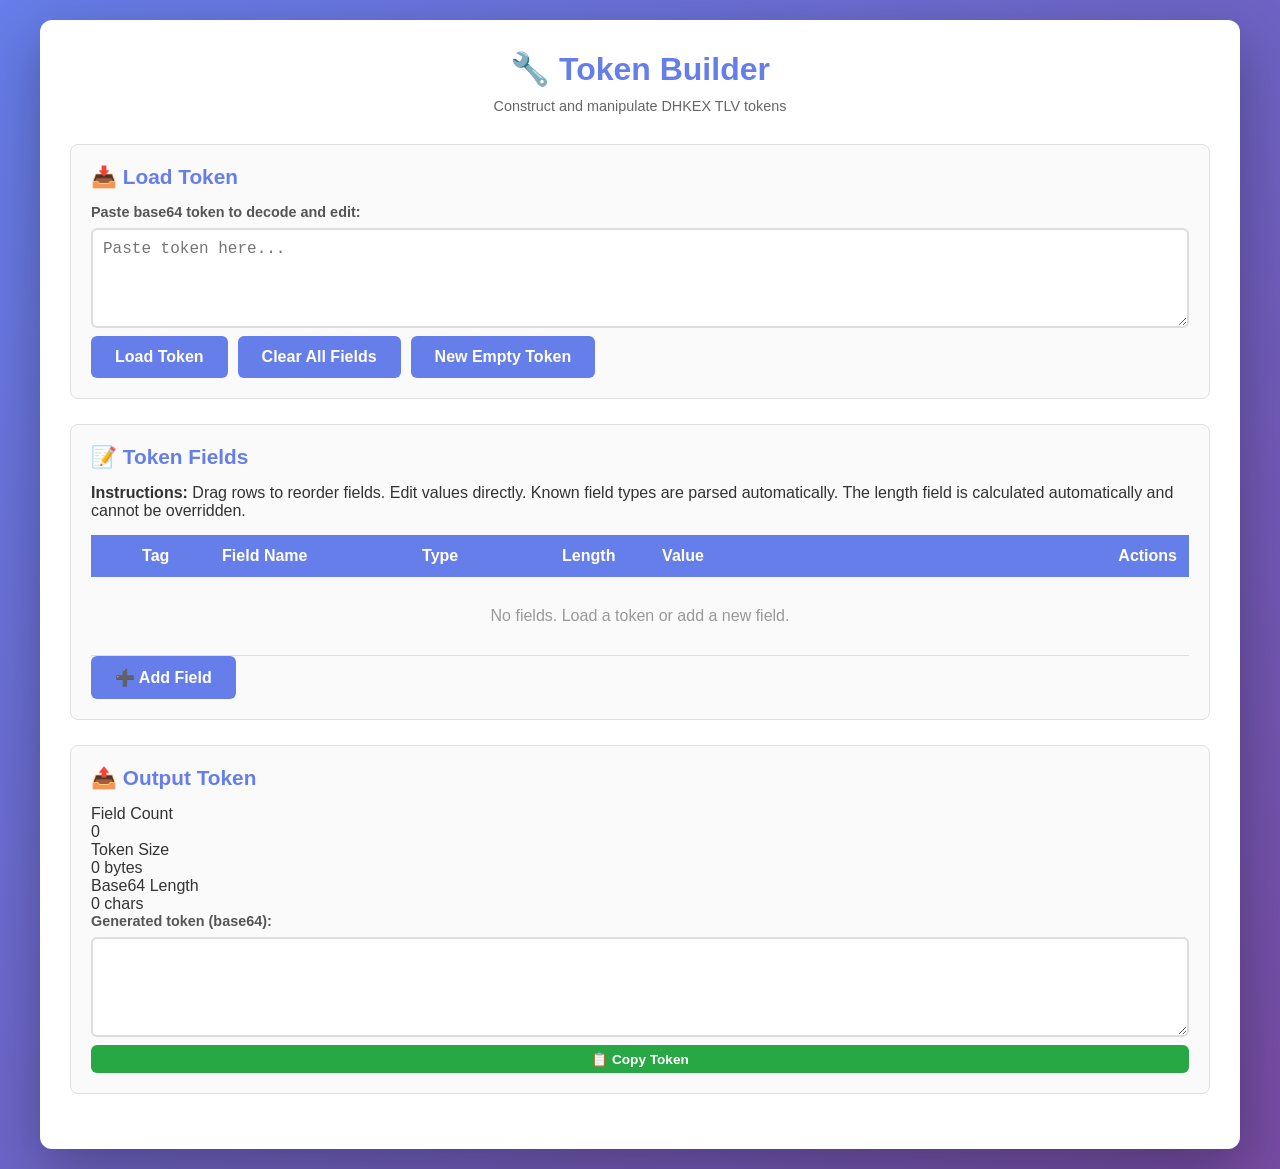
<file: token.html>
<!DOCTYPE html>
<html lang="en">
<head>
    <meta charset="UTF-8">
    <meta name="viewport" content="width=device-width, initial-scale=1.0">
    <title>DHKEX Token Builder</title>
    <link rel="stylesheet" href="styles.css">
    <link rel="stylesheet" href="token.css">
</head>
<body>
    <div class="container">
        <h1>🔧 Token Builder</h1>
        <p class="subtitle">Construct and manipulate DHKEX TLV tokens</p>

        <!-- Load Token Section -->
        <div class="section">
            <h2>📥 Load Token</h2>
            <div class="form-group">
                <label for="tokenInput">Paste base64 token to decode and edit:</label>
                <textarea id="tokenInput" placeholder="Paste token here..."></textarea>
                <div class="button-group">
                    <button onclick="loadToken()">Load Token</button>
                    <button class="secondary" onclick="clearFields()">Clear All Fields</button>
                    <button class="secondary" onclick="newToken()">New Empty Token</button>
                </div>
            </div>
        </div>

        <!-- Token Fields Section -->
        <div class="section">
            <h2>📝 Token Fields</h2>
            <div class="info-box">
                <strong>Instructions:</strong> Drag rows to reorder fields. Edit values directly. Known field types are parsed automatically. The length field is calculated automatically and cannot be overridden.
            </div>
            
            <table id="fieldsTable">
                <thead>
                    <tr>
                        <th></th>
                        <th class="tag-cell">Tag</th>
                        <th class="name-cell">Field Name</th>
                        <th class="type-cell">Type</th>
                        <th class="length-cell">Length</th>
                        <th class="value-cell">Value</th>
                        <th class="actions-cell">Actions</th>
                    </tr>
                </thead>
                <tbody id="fieldsBody">
                    <tr>
                        <td colspan="7" style="text-align: center; color: #999; padding: 30px;">
                            No fields. Load a token or add a new field.
                        </td>
                    </tr>
                </tbody>
            </table>

            <div class="button-group">
                <button onclick="addField()">➕ Add Field</button>
            </div>
        </div>

        <!-- Output Section -->
        <div class="section">
            <h2>📤 Output Token</h2>
            <div class="stats">
                <div class="stat-item">
                    <div class="stat-label">Field Count</div>
                    <div class="stat-value" id="fieldCount">0</div>
                </div>
                <div class="stat-item">
                    <div class="stat-label">Token Size</div>
                    <div class="stat-value" id="tokenSize">0 bytes</div>
                </div>
                <div class="stat-item">
                    <div class="stat-label">Base64 Length</div>
                    <div class="stat-value" id="base64Length">0 chars</div>
                </div>
            </div>
            <div class="form-group">
                <label for="tokenOutput">Generated token (base64):</label>
                <textarea id="tokenOutput" readonly></textarea>
                <button class="copy-button" onclick="copyToken()">📋 Copy Token</button>
            </div>
        </div>
    </div>

    <script src="crypto.js"></script>
    <script src="token.js"></script>
    <script>
        // UI-specific formatting functions
        function formatBitfieldForDisplay(intValue) {
            // Format integer as binary with nibbles for UI display
            if (intValue === 0) return '0000 0000';
            const binary = intValue.toString(2);
            // Pad to next multiple of 8
            const paddedLength = Math.ceil(binary.length / 8) * 8;
            const padded = binary.padStart(paddedLength, '0');
            // Split into nibbles
            const nibbles = [];
            for (let i = 0; i < padded.length; i += 4) {
                nibbles.push(padded.substring(i, i + 4));
            }
            return nibbles.join(' ');
        }

        function parseBitfieldFromDisplay(binaryString) {
            // Parse binary string from UI back to integer
            const cleaned = binaryString.replace(/[^01]/g, '');
            if (cleaned.length === 0) return 0;
            return parseInt(cleaned, 2);
        }

        function formatBinaryForDisplay(bytes) {
            // Convert Uint8Array to hex string for UI display
            return Array.from(bytes).map(b => b.toString(16).padStart(2, '0')).join('');
        }

        function parseBinaryFromDisplay(hexString) {
            // Convert hex string from UI to Uint8Array
            const hex = hexString.replace(/[^0-9a-fA-F]/g, '');
            if (hex.length % 2 !== 0) {
                throw new Error('Hex must have even number of characters');
            }
            const bytes = new Uint8Array(hex.length / 2);
            for (let i = 0; i < hex.length; i += 2) {
                bytes[i / 2] = parseInt(hex.substr(i, 2), 16);
            }
            return bytes;
        }

        let fields = [];
        let draggedRow = null;

        // Load token and parse fields
        function loadToken() {
            const input = document.getElementById('tokenInput').value.trim();
            if (!input) {
                alert('Please paste a token first');
                return;
            }

            try {
                const buffer = base64ToArrayBuffer(input);
                fields = [];
                
                let offset = 0;
                while (offset < buffer.byteLength) {
                    const tlv = decodeTLV(buffer, offset);
                    if (!tlv) break;
                    
                    fields.push({
                        tag: tlv.tag,
                        value: tlv.value,
                        rawValue: Array.from(tlv.value).map(b => b.toString(16).padStart(2, '0')).join('')
                    });
                    
                    offset = tlv.nextOffset;
                }

                renderFields();
                updateOutput();
            } catch (e) {
                alert('Error parsing token: ' + e.message);
            }
        }

        // Clear all fields
        function clearFields() {
            if (fields.length > 0 && !confirm('Clear all fields?')) {
                return;
            }
            fields = [];
            renderFields();
            updateOutput();
        }

        // Create new empty token
        function newToken() {
            clearFields();
            document.getElementById('tokenInput').value = '';
        }

        // Add new field
        function addField() {
            fields.push({
                tag: 0x01,
                value: new Uint8Array(0),
                rawValue: ''
            });
            renderFields();
            updateOutput();
        }

        // Remove field
        function removeField(index) {
            fields.splice(index, 1);
            renderFields();
            updateOutput();
        }

        // Render fields table
        function renderFields() {
            const tbody = document.getElementById('fieldsBody');
            
            if (fields.length === 0) {
                tbody.innerHTML = `
                    <tr>
                        <td colspan="7" style="text-align: center; color: #999; padding: 30px;">
                            No fields. Load a token or add a new field.
                        </td>
                    </tr>
                `;
                return;
            }

            const tagNameOptions = getTagNameOptions();

            tbody.innerHTML = fields.map((field, index) => {
                const def = getTagDefinition(field.tag, field.customType);
                const parsedValue = decodeTagValue(field.tag, field.value, field.customType);
                
                // Format values for UI display
                let displayValue;
                if (typeof parsedValue === 'string' && parsedValue.startsWith('Error:')) {
                    displayValue = field.rawValue;
                } else if (def.type === 'bitfield') {
                    displayValue = formatBitfieldForDisplay(parsedValue);
                } else if (def.type === 'binary') {
                    displayValue = formatBinaryForDisplay(parsedValue);
                } else {
                    displayValue = parsedValue;
                }

                // Build field name dropdown
                const isKnownTag = TAG_DEFINITIONS.hasOwnProperty(field.tag);
                let nameOptions = tagNameOptions.map(opt => 
                    `<option value="${opt.tag}" ${opt.tag === field.tag ? 'selected' : ''}>${opt.name} (0x${opt.tag.toString(16).padStart(2, '0').toUpperCase()})</option>`
                ).join('');
                if (!isKnownTag) {
                    nameOptions += `<option value="custom" selected>Custom (0x${field.tag.toString(16).padStart(2, '0').toUpperCase()})</option>`;
                }

                return `
                    <tr draggable="true" data-index="${index}"
                        ondragstart="handleDragStart(event, ${index})"
                        ondragover="handleDragOver(event)"
                        ondragenter="handleDragEnter(event)"
                        ondragleave="handleDragLeave(event)"
                        ondrop="handleDrop(event, ${index})"
                        ondragend="handleDragEnd(event)">
                        <td><span class="drag-handle">⋮⋮</span></td>
                        <td class="tag-cell">
                            <input type="number" min="0" max="255" value="${field.tag}" 
                                   onchange="updateTag(${index}, this.value)">
                        </td>
                        <td class="name-cell">
                            <select onchange="updateFieldName(${index}, this.value)">
                                ${nameOptions}
                            </select>
                        </td>
                        <td class="type-cell">
                            <select onchange="updateType(${index}, this.value)">
                                <option value="binary" ${def.type === 'binary' ? 'selected' : ''}>Binary (Hex)</option>
                                <option value="string" ${def.type === 'string' ? 'selected' : ''}>String (UTF-8)</option>
                                <option value="uint8" ${def.type === 'uint8' ? 'selected' : ''}>UInt8</option>
                                <option value="curve" ${def.type === 'curve' ? 'selected' : ''}>Curve</option>
                                <option value="varint" ${def.type === 'varint' ? 'selected' : ''}>VarInt</option>
                                <option value="bitfield" ${def.type === 'bitfield' ? 'selected' : ''}>Binary (bitfield)</option>
                            </select>
                        </td>
                        <td class="length-cell">
                            <input type="text" value="${field.value.length}" readonly>
                        </td>
                        <td class="value-cell">
                            <input type="text" value="${displayValue}" 
                                   class="${def.type === 'bitfield' ? 'bitfield-input' : ''}"
                                   onchange="updateValue(${index}, this.value)"
                                   placeholder="Enter value...">
                        </td>
                        <td class="actions-cell">
                            <button class="danger" style="padding: 5px 10px; font-size: 0.85em;" 
                                    onclick="removeField(${index})">🗑️</button>
                        </td>
                    </tr>
                `;
            }).join('');
        }

        // Update tag
        function updateTag(index, value) {
            try {
                const tag = parseInt(value, 10);
                if (isNaN(tag) || tag < 0 || tag > 255) {
                    throw new Error('Invalid tag');
                }
                fields[index].tag = tag;
                // Clear custom type override if switching to a known tag
                if (TAG_DEFINITIONS[tag] && fields[index].customType) {
                    delete fields[index].customType;
                }
                renderFields();
                updateOutput();
            } catch (e) {
                alert('Invalid tag: ' + e.message);
                renderFields();
            }
        }

        // Update field name (from dropdown)
        function updateFieldName(index, value) {
            if (value !== 'custom') {
                const tag = parseInt(value);
                fields[index].tag = tag;
                // Clear custom type override when selecting a predefined field
                if (fields[index].customType) {
                    delete fields[index].customType;
                }
                renderFields();
                updateOutput();
            }
            // If 'custom' is selected, just keep current tag
        }

        // Update value
        function updateValue(index, value) {
            try {
                const def = getTagDefinition(fields[index].tag, fields[index].customType);
                
                // Convert display values to appropriate types before encoding
                let valueToEncode = value;
                if (def.type === 'bitfield') {
                    valueToEncode = parseBitfieldFromDisplay(value);
                } else if (def.type === 'binary') {
                    valueToEncode = parseBinaryFromDisplay(value);
                }
                
                const bytes = encodeTagValue(fields[index].tag, valueToEncode, fields[index].customType);
                fields[index].value = bytes;
                fields[index].rawValue = Array.from(bytes).map(b => b.toString(16).padStart(2, '0')).join('');
                renderFields();
                updateOutput();
            } catch (e) {
                alert('Invalid value: ' + e.message);
                renderFields();
            }
        }

        // Update type
        function updateType(index, type) {
            // Store custom type override on the field itself
            const def = TAG_DEFINITIONS[fields[index].tag];
            if (!def || def.type !== type) {
                fields[index].customType = type;
            } else {
                // Type matches default, remove override
                delete fields[index].customType;
            }
            renderFields();
        }

        // Drag and drop handlers
        function handleDragStart(e, index) {
            draggedRow = index;
            e.currentTarget.classList.add('dragging');
            e.dataTransfer.effectAllowed = 'move';
        }

        function handleDragOver(e) {
            if (e.preventDefault) {
                e.preventDefault();
            }
            e.dataTransfer.dropEffect = 'move';
            return false;
        }

        function handleDragEnter(e) {
            e.currentTarget.classList.add('drag-over');
        }

        function handleDragLeave(e) {
            e.currentTarget.classList.remove('drag-over');
        }

        function handleDrop(e, targetIndex) {
            if (e.stopPropagation) {
                e.stopPropagation();
            }
            e.preventDefault();

            if (draggedRow !== null && draggedRow !== targetIndex) {
                const draggedField = fields[draggedRow];
                fields.splice(draggedRow, 1);
                
                if (targetIndex > draggedRow) {
                    fields.splice(targetIndex - 1, 0, draggedField);
                } else {
                    fields.splice(targetIndex, 0, draggedField);
                }
                
                renderFields();
                updateOutput();
            }

            return false;
        }

        function handleDragEnd(e) {
            e.currentTarget.classList.remove('dragging');
            document.querySelectorAll('tbody tr').forEach(row => {
                row.classList.remove('drag-over');
            });
            draggedRow = null;
        }

        // Update output token
        function updateOutput() {
            try {
                // Build token from fields
                const tlvs = fields.map(field => encodeTLV(field.tag, field.value));
                
                // Concatenate all TLVs
                const totalLength = tlvs.reduce((sum, tlv) => sum + tlv.length, 0);
                const tokenBuffer = new Uint8Array(totalLength);
                let offset = 0;
                for (const tlv of tlvs) {
                    tokenBuffer.set(tlv, offset);
                    offset += tlv.length;
                }

                // Convert to base64
                const base64 = arrayBufferToBase64(tokenBuffer.buffer);
                document.getElementById('tokenOutput').value = base64;

                // Update stats
                document.getElementById('fieldCount').textContent = fields.length;
                document.getElementById('tokenSize').textContent = totalLength + ' bytes';
                document.getElementById('base64Length').textContent = base64.length + ' chars';
            } catch (e) {
                document.getElementById('tokenOutput').value = 'Error: ' + e.message;
                document.getElementById('fieldCount').textContent = '0';
                document.getElementById('tokenSize').textContent = '0 bytes';
                document.getElementById('base64Length').textContent = '0 chars';
            }
        }

        // Copy token to clipboard
        function copyToken() {
            const output = document.getElementById('tokenOutput');
            output.select();
            document.execCommand('copy');
            
            const btn = event.target;
            const originalText = btn.textContent;
            btn.textContent = '✓ Copied!';
            setTimeout(() => {
                btn.textContent = originalText;
            }, 2000);
        }

        // Initialize
        renderFields();
        updateOutput();
    </script>
</body>
</html>
</file>
<file: styles.css>
* {
    margin: 0;
    padding: 0;
    box-sizing: border-box;
}

body {
    font-family: 'Segoe UI', Tahoma, Geneva, Verdana, sans-serif;
    background: linear-gradient(135deg, #667eea 0%, #764ba2 100%);
    min-height: 100vh;
    padding: 20px;
    color: #333;
}

.container {
    max-width: 900px;
    margin: 0 auto;
    background: white;
    border-radius: 12px;
    box-shadow: 0 20px 60px rgba(0, 0, 0, 0.3);
    padding: 30px;
}

h1 {
    color: #667eea;
    text-align: center;
    margin-bottom: 10px;
    font-size: 2em;
}

.subtitle {
    text-align: center;
    color: #666;
    margin-bottom: 30px;
    font-size: 0.9em;
}

.section {
    margin-bottom: 25px;
    padding: 20px;
    border: 1px solid #e0e0e0;
    border-radius: 8px;
    background: #fafafa;
}

.section h2 {
    color: #667eea;
    margin-bottom: 15px;
    font-size: 1.3em;
    display: flex;
    align-items: center;
    gap: 10px;
}

.section-content {
    display: grid;
    gap: 15px;
}

.form-group {
    display: grid;
    gap: 8px;
}

label {
    font-weight: 600;
    color: #555;
    font-size: 0.9em;
}

input[type="number"],
input[type="text"],
select,
textarea {
    padding: 10px;
    border: 2px solid #ddd;
    border-radius: 6px;
    font-size: 1em;
    transition: border-color 0.3s;
}

input[type="number"]:focus,
input[type="text"]:focus,
select:focus,
textarea:focus {
    outline: none;
    border-color: #667eea;
}

.checkbox-group {
    display: grid;
    grid-template-columns: repeat(auto-fit, minmax(150px, 1fr));
    gap: 10px;
}

.checkbox-item {
    display: flex;
    align-items: center;
    gap: 8px;
}

input[type="checkbox"] {
    width: 18px;
    height: 18px;
    cursor: pointer;
}

.range-inputs {
    display: grid;
    grid-template-columns: 1fr 1fr;
    gap: 10px;
}

button {
    padding: 12px 24px;
    background: #667eea;
    color: white;
    border: none;
    border-radius: 6px;
    font-size: 1em;
    font-weight: 600;
    cursor: pointer;
    transition: all 0.3s;
}

button:hover {
    background: #5568d3;
    transform: translateY(-2px);
    box-shadow: 0 4px 12px rgba(102, 126, 234, 0.4);
}

button:active {
    transform: translateY(0);
}

button:disabled {
    background: #ccc;
    cursor: not-allowed;
    transform: none;
}

.button-group {
    display: flex;
    gap: 10px;
    flex-wrap: wrap;
}

.keypair-list {
    display: grid;
    gap: 10px;
}

.keypair-item {
    padding: 12px;
    background: white;
    border: 2px solid #e0e0e0;
    border-radius: 6px;
}

.keypair-item.active {
    border-color: #667eea;
    background: #f0f4ff;
}

.keypair-item-header {
    display: flex;
    justify-content: space-between;
    align-items: center;
}

.keypair-info {
    display: flex;
    flex-direction: column;
    gap: 4px;
}

.keypair-actions {
    display: flex;
    gap: 8px;
    align-items: center;
}

.icon-button {
    padding: 2px 4px;
    background: transparent;
    border: 1px solid #ccc;
    border-radius: 4px;
    cursor: pointer;
    font-size: 1.1em;
    transition: all 0.2s;
}

.icon-button:hover {
    background: #f0f0f0;
    border-color: #667eea;
}

.icon-button.saved {
    color: #4caf50;
    border-color: #4caf50;
    border-width: 2px;
    padding: 1px 3px;
}

.icon-button.locked {
    color: #ffa726;
    border-color: #ffa726;
    border-width: 2px;
    padding: 1px 3px;
}

.keypair-storage-controls {
    margin-top: 12px;
    padding-top: 12px;
    border-top: 1px solid #e0e0e0;
    display: none;
}

.keypair-storage-controls.visible {
    display: block;
}

.storage-input-group {
    display: flex;
    gap: 8px;
    align-items: center;
    margin-bottom: 8px;
}

.storage-input-group input {
    flex: 1;
    padding: 8px;
    border: 1px solid #ccc;
    border-radius: 4px;
    font-size: 0.9em;
}

.storage-input-group button {
    padding: 8px 16px;
    font-size: 0.9em;
}

.storage-hint {
    font-size: 0.8em;
    color: #666;
    font-style: italic;
}

.keypair-id {
    font-weight: bold;
    color: #667eea;
}

.keypair-curve {
    font-size: 0.85em;
    color: #666;
}

.token-display {
    padding: 15px;
    background: white;
    border: 2px solid #667eea;
    border-radius: 6px;
    word-break: break-all;
    font-family: 'Courier New', monospace;
    font-size: 0.85em;
    max-height: 150px;
    overflow-y: auto;
    position: relative;
}

.copy-button {
    padding: 6px 12px;
    font-size: 0.85em;
    background: #28a745;
}

.copy-button:hover {
    background: #218838;
}

.result-box {
    padding: 20px;
    background: #e8f5e9;
    border: 2px solid #4caf50;
    border-radius: 8px;
    margin-top: 20px;
    margin-bottom: 20px;
}

.result-box h3 {
    color: #2e7d32;
    margin-bottom: 15px;
}

.result-item {
    margin-bottom: 0;
}

.result-item label {
    display: block;
    margin-bottom: 5px;
    color: #2e7d32;
}

.result-value {
    padding: 12px;
    background: white;
    border-radius: 6px;
    font-family: 'Courier New', monospace;
    font-size: 1.1em;
    font-weight: bold;
    word-break: break-all;
    display: flex;
    justify-content: space-between;
    align-items: center;
    gap: 10px;
}

.verification-token {
    font-size: 1.5em;
    color: #667eea;
    text-align: center;
}

.alert {
    padding: 12px;
    border-radius: 6px;
    margin-bottom: 15px;
}

.alert-info {
    background: #d1ecf1;
    border: 1px solid #bee5eb;
    color: #0c5460;
}

.alert-success {
    background: #d4edda;
    border: 1px solid #c3e6cb;
    color: #155724;
}

.alert-warning {
    background: #fff3cd;
    border: 1px solid #ffeaa7;
    color: #856404;
}

.hidden {
    display: none;
}

textarea {
    min-height: 100px;
    font-family: 'Courier New', monospace;
    resize: vertical;
}

.link-display {
    display: flex;
    gap: 10px;
    margin-top: 10px;
}

.link-display input {
    flex: 1;
}

.help-button {
    position: fixed;
    top: 20px;
    right: 20px;
    width: 50px;
    height: 50px;
    border-radius: 50%;
    background: #667eea;
    color: white;
    border: none;
    font-size: 1.5em;
    cursor: pointer;
    box-shadow: 0 4px 12px rgba(102, 126, 234, 0.4);
    transition: all 0.3s ease;
    z-index: 1000;
    display: flex;
    align-items: center;
    justify-content: center;
}

.help-button:hover {
    transform: scale(1.1);
    box-shadow: 0 6px 20px rgba(102, 126, 234, 0.6);
}

.modal-overlay {
    display: none;
    position: fixed;
    top: 0;
    left: 0;
    right: 0;
    bottom: 0;
    background: rgba(0, 0, 0, 0.6);
    z-index: 2000;
    align-items: center;
    justify-content: center;
    padding: 20px;
    overflow-y: auto;
}

.modal-overlay.active {
    display: flex;
}

.modal-content {
    background: white;
    border-radius: 12px;
    max-width: 700px;
    width: 100%;
    max-height: 90vh;
    box-shadow: 0 20px 60px rgba(0, 0, 0, 0.4);
    position: relative;
    display: flex;
    flex-direction: column;
}

.modal-header {
    background: linear-gradient(135deg, #667eea 0%, #764ba2 100%);
    color: white;
    padding: 20px 30px;
    border-radius: 12px 12px 0 0;
    display: flex;
    justify-content: space-between;
    align-items: center;
    flex-shrink: 0;
}

.modal-header h2 {
    margin: 0;
    font-size: 1.5em;
}

.modal-close {
    background: rgba(255, 255, 255, 0.2);
    border: none;
    color: white;
    font-size: 1.5em;
    cursor: pointer;
    width: 35px;
    height: 35px;
    border-radius: 50%;
    display: flex;
    align-items: center;
    justify-content: center;
    transition: background 0.2s;
}

.modal-close:hover {
    background: rgba(255, 255, 255, 0.3);
}

.modal-body {
    padding: 30px;
    overflow-y: auto;
    flex: 1;
    min-height: 0;
}

.modal-body h3 {
    color: #667eea;
    margin-top: 25px;
    margin-bottom: 12px;
    font-size: 1.2em;
}

.modal-body h3:first-child {
    margin-top: 0;
}

.modal-body p {
    line-height: 1.6;
    color: #555;
    margin-bottom: 15px;
}

.modal-body ol, .modal-body ul {
    margin-left: 20px;
    margin-bottom: 15px;
    color: #555;
}

.modal-body li {
    margin-bottom: 8px;
    line-height: 1.5;
}

.modal-body strong {
    color: #333;
}

.welcome-banner {
    background: linear-gradient(135deg, #667eea15, #764ba215);
    border: 2px solid #667eea;
    border-radius: 8px;
    padding: 15px 20px;
    margin-bottom: 20px;
    display: flex;
    align-items: center;
    gap: 15px;
}

.welcome-banner-icon {
    font-size: 2em;
}

.welcome-banner-text {
    flex: 1;
}

.welcome-banner-text p {
    margin: 0;
    color: #333;
}

.welcome-banner-close {
    background: none;
    border: none;
    color: #667eea;
    cursor: pointer;
    font-size: 1.5em;
    padding: 0;
    width: 30px;
    height: 30px;
    border-radius: 50%;
    display: flex;
    align-items: center;
    justify-content: center;
    transition: background 0.2s;
}

.welcome-banner-close:hover {
    background: rgba(102, 126, 234, 0.1);
}

@media (max-width: 768px) {
    .range-inputs {
        grid-template-columns: 1fr;
    }
    
    .section > div[style*="grid-template-columns"] {
        grid-template-columns: 1fr !important;
    }

    .help-button {
        top: 10px;
        right: 10px;
        width: 45px;
        height: 45px;
        font-size: 1.3em;
    }

    .modal-body {
        padding: 20px;
    }
}

/* Toast Notifications */
.toast-container {
    position: fixed;
    top: 80px;
    right: 20px;
    z-index: 3000;
    display: flex;
    flex-direction: column;
    gap: 10px;
    max-width: 400px;
}

.toast {
    background: white;
    border-radius: 8px;
    padding: 16px 20px;
    box-shadow: 0 4px 12px rgba(0, 0, 0, 0.15);
    display: flex;
    align-items: center;
    gap: 12px;
    animation: slideIn 0.3s ease-out;
    border-left: 4px solid #667eea;
}

.toast.success {
    border-left-color: #4caf50;
}

.toast.error {
    border-left-color: #f44336;
}

.toast.warning {
    border-left-color: #ffa726;
}

.toast.info {
    border-left-color: #2196f3;
}

.toast-icon {
    font-size: 1.5em;
    flex-shrink: 0;
}

.toast-message {
    flex: 1;
    color: #333;
    line-height: 1.4;
}

.toast-close {
    background: none;
    border: none;
    color: #999;
    cursor: pointer;
    font-size: 1.2em;
    padding: 0;
    width: 24px;
    height: 24px;
    display: flex;
    align-items: center;
    justify-content: center;
    border-radius: 50%;
    flex-shrink: 0;
    transition: all 0.2s;
}

.toast-close:hover {
    background: #f0f0f0;
    color: #333;
}

@keyframes slideIn {
    from {
        transform: translateX(400px);
        opacity: 0;
    }
    to {
        transform: translateX(0);
        opacity: 1;
    }
}

@keyframes slideOut {
    from {
        transform: translateX(0);
        opacity: 1;
    }
    to {
        transform: translateX(400px);
        opacity: 0;
    }
}

.toast.removing {
    animation: slideOut 0.3s ease-out forwards;
}

@media (max-width: 768px) {
    .toast-container {
        right: 10px;
        left: 10px;
        max-width: none;
    }

    @keyframes slideIn {
        from {
            transform: translateY(-100px);
            opacity: 0;
        }
        to {
            transform: translateY(0);
            opacity: 1;
        }
    }

    @keyframes slideOut {
        from {
            transform: translateY(0);
            opacity: 1;
        }
        to {
            transform: translateY(-100px);
            opacity: 0;
        }
    }
}

/* Confirmation Modal */
.confirm-overlay {
    display: none;
    position: fixed;
    top: 0;
    left: 0;
    right: 0;
    bottom: 0;
    background: rgba(0, 0, 0, 0.5);
    z-index: 2500;
    align-items: center;
    justify-content: center;
}

.confirm-overlay.active {
    display: flex;
}

.confirm-dialog {
    background: white;
    border-radius: 12px;
    max-width: 450px;
    width: 90%;
    box-shadow: 0 20px 60px rgba(0, 0, 0, 0.3);
    overflow: hidden;
}

.confirm-header {
    padding: 20px;
    border-bottom: 1px solid #e0e0e0;
}

.confirm-header h3 {
    margin: 0;
    color: #333;
    font-size: 1.2em;
}

.confirm-body {
    padding: 20px;
    color: #555;
    line-height: 1.6;
}

.confirm-footer {
    padding: 15px 20px;
    background: #f5f5f5;
    display: flex;
    gap: 10px;
    justify-content: flex-end;
}

.confirm-footer button {
    padding: 10px 20px;
    border: none;
    border-radius: 6px;
    cursor: pointer;
    font-size: 0.95em;
    font-weight: 600;
    transition: all 0.2s;
}

.confirm-cancel {
    background: #e0e0e0;
    color: #555;
}

.confirm-cancel:hover {
    background: #d0d0d0;
}

.confirm-confirm {
    background: #f44336;
    color: white;
}

.confirm-confirm:hover {
    background: #d32f2f;
}

/* ========================================
   Security Indicator Styles
   ======================================== */
.security-indicator {
    display: flex;
    align-items: center;
    gap: 8px;
    padding: 12px 16px;
    border-radius: 8px;
    background: #f5f5f5;
    border: 2px solid #e0e0e0;
    transition: all 0.3s ease;
}

.security-indicator .length-value {
    font-size: 1.2em;
    font-weight: 600;
    color: #333;
    min-width: 30px;
}

.security-indicator .length-label {
    font-size: 0.85em;
    color: #666;
    font-weight: 500;
}

.security-indicator .security-value {
    font-size: 1.5em;
    font-weight: 700;
    color: #333;
    min-width: 40px;
}

.security-indicator .security-label {
    font-size: 0.85em;
    color: #666;
    font-weight: 500;
}

.security-indicator .security-description {
    display: block;
    font-size: 0.8em;
    color: #666;
    margin-top: 4px;
    font-style: italic;
}

/* Color coding for security strength */
.security-indicator.weak {
    background: #ffebee;
    border-color: #ef9a9a;
}

.security-indicator.weak .security-value {
    color: #c62828;
}

.security-indicator.weak .length-value {
    color: #c62828;
}

.security-indicator.weak .security-label {
    color: #c62828;
}

.security-indicator.weak .length-label {
    color: #c62828;
}

.security-indicator.moderate {
    background: #fff3e0;
    border-color: #ffb74d;
}

.security-indicator.moderate .security-value {
    color: #f57c00;
}

.security-indicator.moderate .security-label {
    color: #f57c00;
}

.security-indicator.moderate .length-value {
    color: #f57c00;
}

.security-indicator.moderate .length-label {
    color: #f57c00;
}

.security-indicator.strong {
    background: #e8f5e9;
    border-color: #81c784;
}

.security-indicator.strong .security-value {
    color: #2e7d32;
}

.security-indicator.strong .security-label {
    color: #2e7d32;
}

.security-indicator.strong .length-value {
    color: #2e7d32;
}

.security-indicator.strong .length-label {
    color: #2e7d32;
}
</file>
<file: token.css>
/* Token Builder Specific Styles */

/* Container width override for wider table */
.container {
    max-width: 1200px;
}

/* Table layout */
table {
    width: 100%;
    border-collapse: collapse;
    margin-top: 15px;
}

thead {
    background: #667eea;
    color: white;
}

th {
    padding: 12px;
    text-align: left;
    font-weight: 600;
}

tbody tr {
    border-bottom: 1px solid #e0e0e0;
    cursor: move;
}

tbody tr:hover {
    background: #f5f5f5;
}

tbody tr.dragging {
    opacity: 0.5;
}

tbody tr.drag-over {
    border-top: 3px solid #667eea;
}

td {
    padding: 12px;
}

td input {
    width: 100%;
    padding: 5px;
    border: 1px solid #ddd;
    border-radius: 4px;
    font-family: monospace;
}

td select {
    width: 100%;
    padding: 5px;
    border: 1px solid #ddd;
    border-radius: 4px;
}

td input[type="number"] {
    width: 100%;
    padding: 5px;
    border: 1px solid #ddd;
    border-radius: 4px;
    font-family: monospace;
}

td input[readonly] {
    background: #f5f5f5;
    color: #666;
    cursor: not-allowed;
}

td input.bitfield-input {
    font-family: 'Consolas', 'Monaco', 'Courier New', monospace;
    letter-spacing: 0.5px;
}

/* Column widths */
.tag-cell {
    width: 80px;
}

.name-cell {
    width: 200px;
}

.type-cell {
    width: 140px;
}

.length-cell {
    width: 100px;
}

.value-cell {
    min-width: 280px;
}

.actions-cell {
    width: 80px;
    text-align: center;
}

/* Drag handle */
.drag-handle {
    cursor: grab;
    font-size: 1.2em;
    color: #999;
    margin-right: 8px;
}

.drag-handle:active {
    cursor: grabbing;
}

/* Error states */
.error {
    background: #ffebee !important;
    border-left: 3px solid #dc3545;
}

.error-message {
    color: #dc3545;
    font-size: 0.85em;
    margin-top: 5px;
}

/* Value preview text */
.value-preview {
    font-size: 0.85em;
    color: #666;
    margin-top: 3px;
    font-style: italic;
}
</file>
